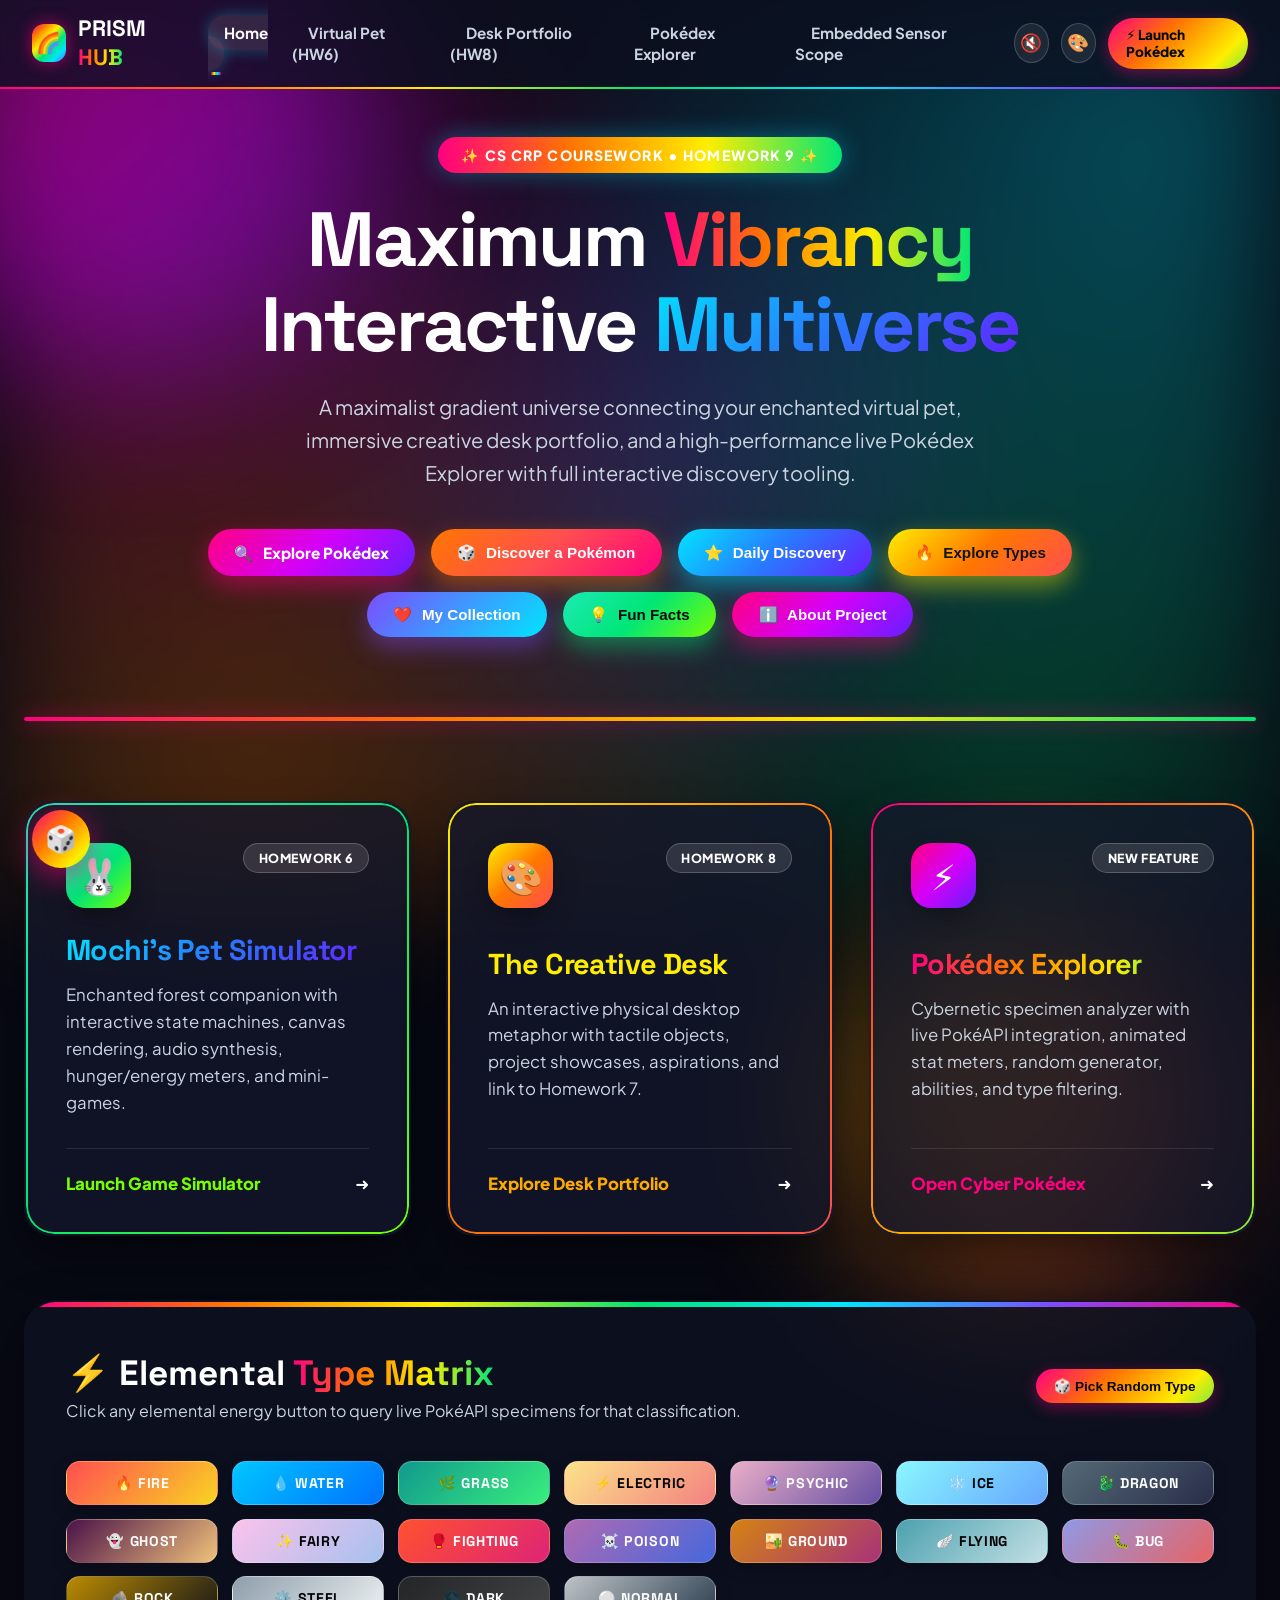
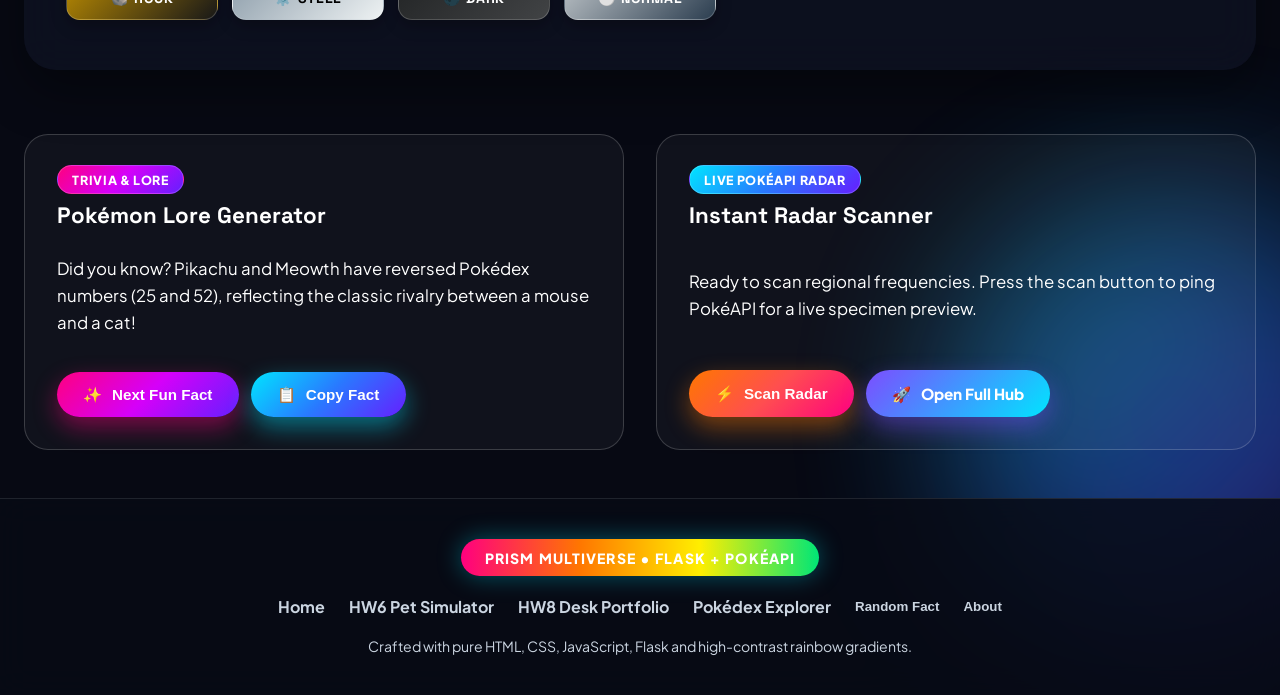
<file: index.html>
<!DOCTYPE html>
<html lang="en">
<head>
  <meta charset="UTF-8">
  <meta http-equiv="refresh" content="0; url=home/index.html">
  <meta name="viewport" content="width=device-width, initial-scale=1.0">
  <title>CS CRP Homework 9 Portal</title>
  <style>
    body {
      background: linear-gradient(135deg, #ff007f, #7928ca, #0070f3, #00dfd8);
      background-size: 300% 300%;
      animation: shiftGrad 6s ease infinite;
      color: white;
      font-family: 'Segoe UI', Tahoma, Geneva, Verdana, sans-serif;
      display: flex;
      flex-direction: column;
      align-items: center;
      justify-content: center;
      min-height: 100vh;
      margin: 0;
      text-align: center;
    }
    @keyframes shiftGrad {
      0% { background-position: 0% 50%; }
      50% { background-position: 100% 50%; }
      100% { background-position: 0% 50%; }
    }
    .card {
      background: rgba(255, 255, 255, 0.2);
      backdrop-filter: blur(16px);
      -webkit-backdrop-filter: blur(16px);
      border: 2px solid rgba(255, 255, 255, 0.4);
      padding: 2.5rem;
      border-radius: 24px;
      box-shadow: 0 20px 50px rgba(0, 0, 0, 0.3);
      max-width: 480px;
    }
    a.btn {
      display: inline-block;
      margin-top: 1.5rem;
      padding: 0.9rem 2rem;
      background: linear-gradient(90deg, #ff007f, #ff7b00, #ffdd00);
      color: #000;
      font-weight: 800;
      border-radius: 50px;
      text-decoration: none;
      box-shadow: 0 10px 25px rgba(255, 123, 0, 0.4);
      transition: transform 0.2s;
    }
    a.btn:hover {
      transform: scale(1.05);
    }
  </style>
</head>
<body>
  <div class="card">
    <h1>🌈 CS CRP Homework 9</h1>
    <p>Opening the Interactive Project Hub...</p>
    <a href="home/index.html" class="btn">Enter Rainbow Hub ⚡</a>
  </div>
</body>
</html>
</file>
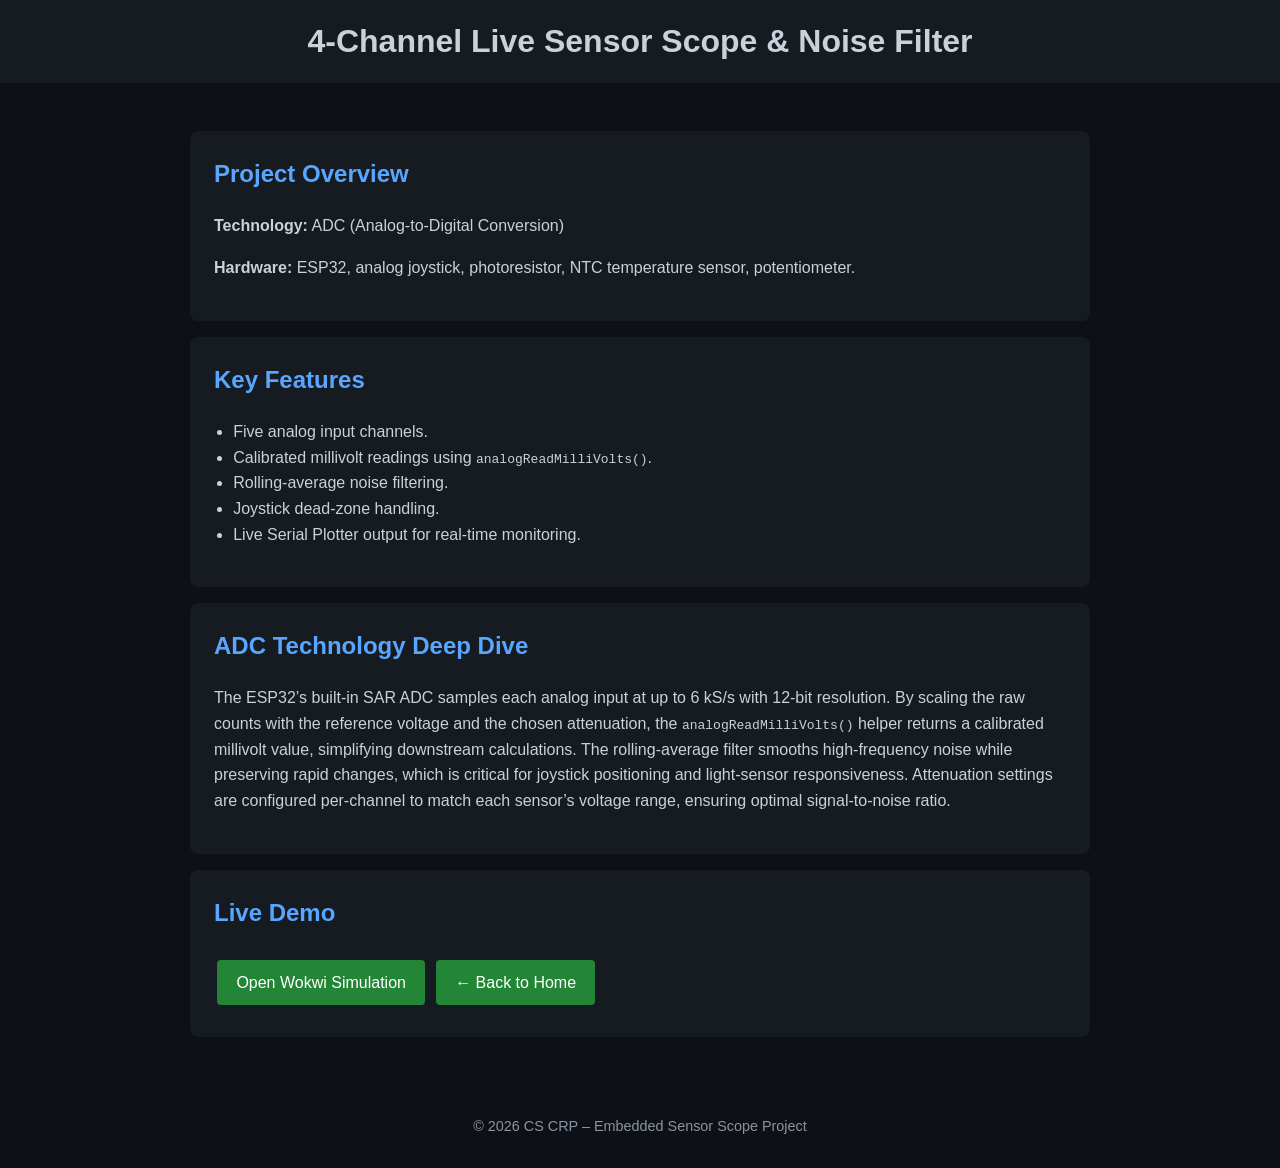
<file: embedded/index.html>
<!DOCTYPE html>
<html lang="en">
<head>
    <meta charset="UTF-8" />
    <meta name="viewport" content="width=device-width, initial-scale=1.0" />
    <title>4-Channel Live Sensor Scope and Noise Filter</title>
    <style>
        body {
            margin: 0;
            font-family: Arial, Helvetica, sans-serif;
            background-color: #0d1117; /* GitHub dark */
            color: #c9d1d9;
            line-height: 1.6;
        }
        header {
            background: #161b22;
            padding: 1rem;
            text-align: center;
        }
        h1 { margin: 0; font-size: 2rem; }
        main { padding: 2rem; max-width: 900px; margin: auto; }
        .section {
            background: #161b22;
            margin: 1rem 0;
            padding: 1.5rem;
            border-radius: 8px;
        }
        .section h2 { margin-top: 0; color: #58a6ff; }
        ul { padding-left: 1.2rem; }
        a.button {
            display: inline-block;
            margin: 0.5rem 0.2rem;
            padding: 0.6rem 1.2rem;
            background: #238636;
            color: #fff;
            text-decoration: none;
            border-radius: 4px;
            transition: background 0.2s;
        }
        a.button:hover { background: #2ea043; }
        footer {
            text-align: center;
            padding: 1rem;
            font-size: 0.9rem;
            color: #8b949e;
        }
    </style>
</head>
<body>
    <header>
        <h1>4-Channel Live Sensor Scope &amp; Noise Filter</h1>
    </header>
    <main>
        <section class="section">
            <h2>Project Overview</h2>
            <p><strong>Technology:</strong> ADC (Analog‑to‑Digital Conversion)</p>
            <p><strong>Hardware:</strong> ESP32, analog joystick, photoresistor, NTC temperature sensor, potentiometer.</p>
        </section>
        <section class="section">
            <h2>Key Features</h2>
            <ul>
                <li>Five analog input channels.</li>
                <li>Calibrated millivolt readings using <code>analogReadMilliVolts()</code>.</li>
                <li>Rolling‑average noise filtering.</li>
                <li>Joystick dead‑zone handling.</li>
                <li>Live Serial Plotter output for real‑time monitoring.</li>
            </ul>
        </section>
        <section class="section">
            <h2>ADC Technology Deep Dive</h2>
            <p>The ESP32’s built‑in SAR ADC samples each analog input at up to 6 kS/s with 12‑bit resolution. By scaling the raw counts with the reference voltage and the chosen attenuation, the <code>analogReadMilliVolts()</code> helper returns a calibrated millivolt value, simplifying downstream calculations. The rolling‑average filter smooths high‑frequency noise while preserving rapid changes, which is critical for joystick positioning and light‑sensor responsiveness. Attenuation settings are configured per‑channel to match each sensor’s voltage range, ensuring optimal signal‑to‑noise ratio.</p>
        </section>
        <section class="section">
            <h2>Live Demo</h2>
            <a class="button" href="https://wokwi.com/projects/481598902226788353" target="_blank" rel="noopener">Open Wokwi Simulation</a>
            <a class="button" href="/home/">← Back to Home</a>
        </section>
        <!-- Proof screenshot placeholder (none found) -->
    </main>
    <footer>
        <p>© 2026 CS CRP – Embedded Sensor Scope Project</p>
    </footer>
</body>
</html>
</file>
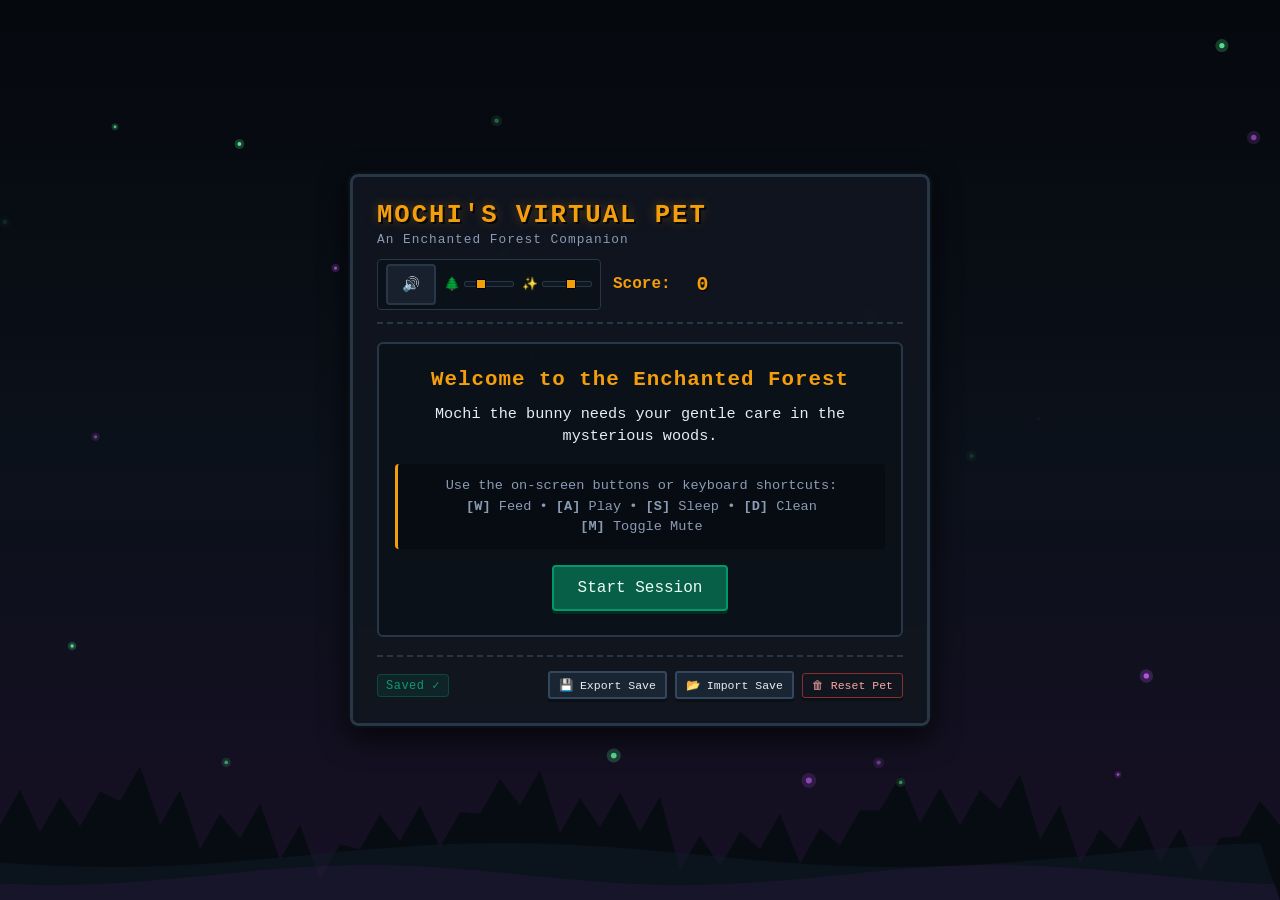
<file: game/index.html>
<!DOCTYPE html>
<html lang="en">
<head>
  <meta charset="UTF-8">
  <meta name="viewport" content="width=device-width, initial-scale=1.0">
  <title>Mochi's Virtual Pet</title>
  <link rel="stylesheet" href="style.css">
</head>
<body class="state-start">
  <!-- Animated Background Canvas -->
  <canvas id="bg-canvas"></canvas>

  <main id="game-container">
    <header id="game-header">
      <div id="header-top-row">
        <div>
          <h1 id="game-title">Mochi's Virtual Pet</h1>
          <p id="game-subtitle">An Enchanted Forest Companion</p>
        </div>

        <!-- Top-Right Audio Controls & Score Panel -->
        <div id="top-controls-panel">
          <div id="audio-controls" aria-label="Audio controls">
            <button id="btn-mute" class="btn btn-icon" type="button" title="Toggle Master Mute (M)">
              <span id="mute-icon">🔊</span>
            </button>
            <div class="slider-group" title="Ambience Volume">
              <label for="slider-ambience" class="slider-label">🌲</label>
              <input type="range" id="slider-ambience" min="0" max="1" step="0.05" value="0.3" class="pixel-slider">
            </div>
            <div class="slider-group" title="SFX Volume">
              <label for="slider-sfx" class="slider-label">✨</label>
              <input type="range" id="slider-sfx" min="0" max="1" step="0.05" value="0.6" class="pixel-slider">
            </div>
          </div>
          <div id="score-panel">
            <span class="score-label">Score:</span>
            <span id="score-value">0</span>
          </div>
        </div>
      </div>
    </header>

    <!-- Start Overlay / Screen -->
    <section id="start-screen" class="state-view">
      <div class="screen-card">
        <h2>Welcome to the Enchanted Forest</h2>
        <p>Mochi the bunny needs your gentle care in the mysterious woods.</p>
        <p class="controls-overview">
          Use the on-screen buttons or keyboard shortcuts:<br>
          <strong>[W]</strong> Feed &bull; <strong>[A]</strong> Play &bull; <strong>[S]</strong> Sleep &bull; <strong>[D]</strong> Clean<br>
          <strong>[M]</strong> Toggle Mute
        </p>
        <button id="btn-start" class="btn btn-primary" type="button">Start Session</button>
      </div>
    </section>

    <!-- Active Game Layout -->
    <section id="game-arena" class="state-view">
      <!-- Stage 4: Away Time Return Notification Toast -->
      <div id="away-notification" class="away-toast" style="display:none;" role="status">
        <span id="away-text"></span>
        <button id="btn-dismiss-away" class="btn-toast-close" type="button" aria-label="Dismiss">✕</button>
      </div>

      <!-- Avatar & Expression Section with Pixel Canvas & Particles -->
      <div id="avatar-section">
        <div id="mochi-avatar-container">
          <!-- 32x32 Virtual Pixel Canvas scaled crisply -->
          <canvas id="mochi-canvas" width="32" height="32" aria-label="Mochi the pixel bunny"></canvas>
          <!-- Floating Action Particles Canvas Overlay -->
          <canvas id="particle-canvas" width="160" height="160" aria-hidden="true"></canvas>
        </div>
        <div id="expression-display">
          <span id="expression-icon">😊</span>
          <span id="expression-text">Mochi is happy!</span>
        </div>
        <div id="status-message-display">
          <p id="status-message">Mochi is happy and healthy!</p>
        </div>
      </div>

      <!-- Status Bars Section -->
      <div id="bars-section">
        <!-- Derived Health Bar -->
        <div class="bar-group health-group">
          <div class="bar-header">
            <span class="bar-title"><span class="bar-icon">❤</span> Health</span>
            <span id="health-value" class="bar-value">100 / 100</span>
          </div>
          <div id="health-bar" class="bar-container">
            <div class="bar-fill bar-healthy"></div>
          </div>
        </div>

        <!-- 4 Primary Needs -->
        <div class="bar-group">
          <div class="bar-header">
            <span class="bar-title">Hunger</span>
            <span id="hunger-value" class="bar-value">100 / 100</span>
          </div>
          <div id="hunger-bar" class="bar-container">
            <div class="bar-fill bar-healthy"></div>
          </div>
        </div>

        <div class="bar-group">
          <div class="bar-header">
            <span class="bar-title">Happiness</span>
            <span id="happiness-value" class="bar-value">100 / 100</span>
          </div>
          <div id="happiness-bar" class="bar-container">
            <div class="bar-fill bar-healthy"></div>
          </div>
        </div>

        <div class="bar-group">
          <div class="bar-header">
            <span class="bar-title">Energy</span>
            <span id="energy-value" class="bar-value">100 / 100</span>
          </div>
          <div id="energy-bar" class="bar-container">
            <div class="bar-fill bar-healthy"></div>
          </div>
        </div>

        <div class="bar-group">
          <div class="bar-header">
            <span class="bar-title">Cleanliness</span>
            <span id="cleanliness-value" class="bar-value">100 / 100</span>
          </div>
          <div id="cleanliness-bar" class="bar-container">
            <div class="bar-fill bar-healthy"></div>
          </div>
        </div>
      </div>

      <!-- Care Action Buttons -->
      <div id="actions-section">
        <button id="btn-feed" class="btn btn-action" type="button" data-action="feed">
          <span class="btn-label">Feed</span>
          <span class="btn-key">[W]</span>
        </button>
        <button id="btn-play" class="btn btn-action" type="button" data-action="play">
          <span class="btn-label">Play</span>
          <span class="btn-key">[A]</span>
        </button>
        <button id="btn-sleep" class="btn btn-action" type="button" data-action="sleep">
          <span class="btn-label">Sleep</span>
          <span class="btn-key">[S]</span>
        </button>
        <button id="btn-clean" class="btn btn-action" type="button" data-action="clean">
          <span class="btn-label">Clean</span>
          <span class="btn-key">[D]</span>
        </button>
      </div>

      <!-- Wardrobe & Toys Collapsible Drawer -->
      <div id="customization-section">
        <button id="btn-toggle-wardrobe" class="btn btn-toggle" type="button" aria-expanded="false">
          ▼ Wardrobe & Toys
        </button>
        <div id="wardrobe-drawer" class="drawer-closed">
          <div class="drawer-column">
            <h4>Outfits & Hats</h4>
            <div id="clothing-options" class="options-grid"></div>
          </div>
          <div class="drawer-column">
            <h4>Toys</h4>
            <div id="toy-options" class="options-grid"></div>
          </div>
        </div>
      </div>

      <!-- Active Game State Controls -->
      <div id="state-controls-section">
        <button id="btn-pause" class="btn btn-secondary" type="button">Pause</button>
        <button id="btn-resume" class="btn btn-secondary" type="button">Resume</button>
        <button id="btn-end" class="btn btn-danger" type="button">End Session</button>
      </div>

      <!-- Paused Indicator / Overlay -->
      <div id="paused-overlay" aria-live="polite">
        <div class="overlay-card">
          <h2>Game Paused</h2>
          <p>Needs and care actions are frozen.</p>
        </div>
      </div>
    </section>

    <!-- Ended Screen -->
    <section id="ended-screen" class="state-view">
      <div class="screen-card">
        <h2>Session Ended</h2>
        <p>You spent quiet time with Mochi in the enchanted forest.</p>
        <div class="final-score-box">
          <span class="final-score-label">Final Score:</span>
          <span id="final-score-value">0</span>
        </div>
        <button id="btn-restart" class="btn btn-primary" type="button">Restart</button>
      </div>
    </section>

    <!-- Stage 4: Data & Storage Management Footer -->
    <footer id="data-management-section">
      <div id="save-status-container">
        <span id="save-status-indicator" class="save-status-badge">Saved ✓</span>
      </div>
      <div id="data-buttons-group">
        <button id="btn-export-save" class="btn btn-secondary btn-sm" type="button" title="Export pet backup JSON">
          💾 Export Save
        </button>
        <button id="btn-import-save" class="btn btn-secondary btn-sm" type="button" title="Import pet backup JSON">
          📂 Import Save
        </button>
        <input type="file" id="file-import" accept=".json" style="display: none;">
        <button id="btn-reset-data" class="btn btn-danger-outline btn-sm" type="button" title="Reset all pet data">
          🗑 Reset Pet
        </button>
      </div>
    </footer>
  </main>

  <script src="script.js"></script>
</body>
</html>
</file>
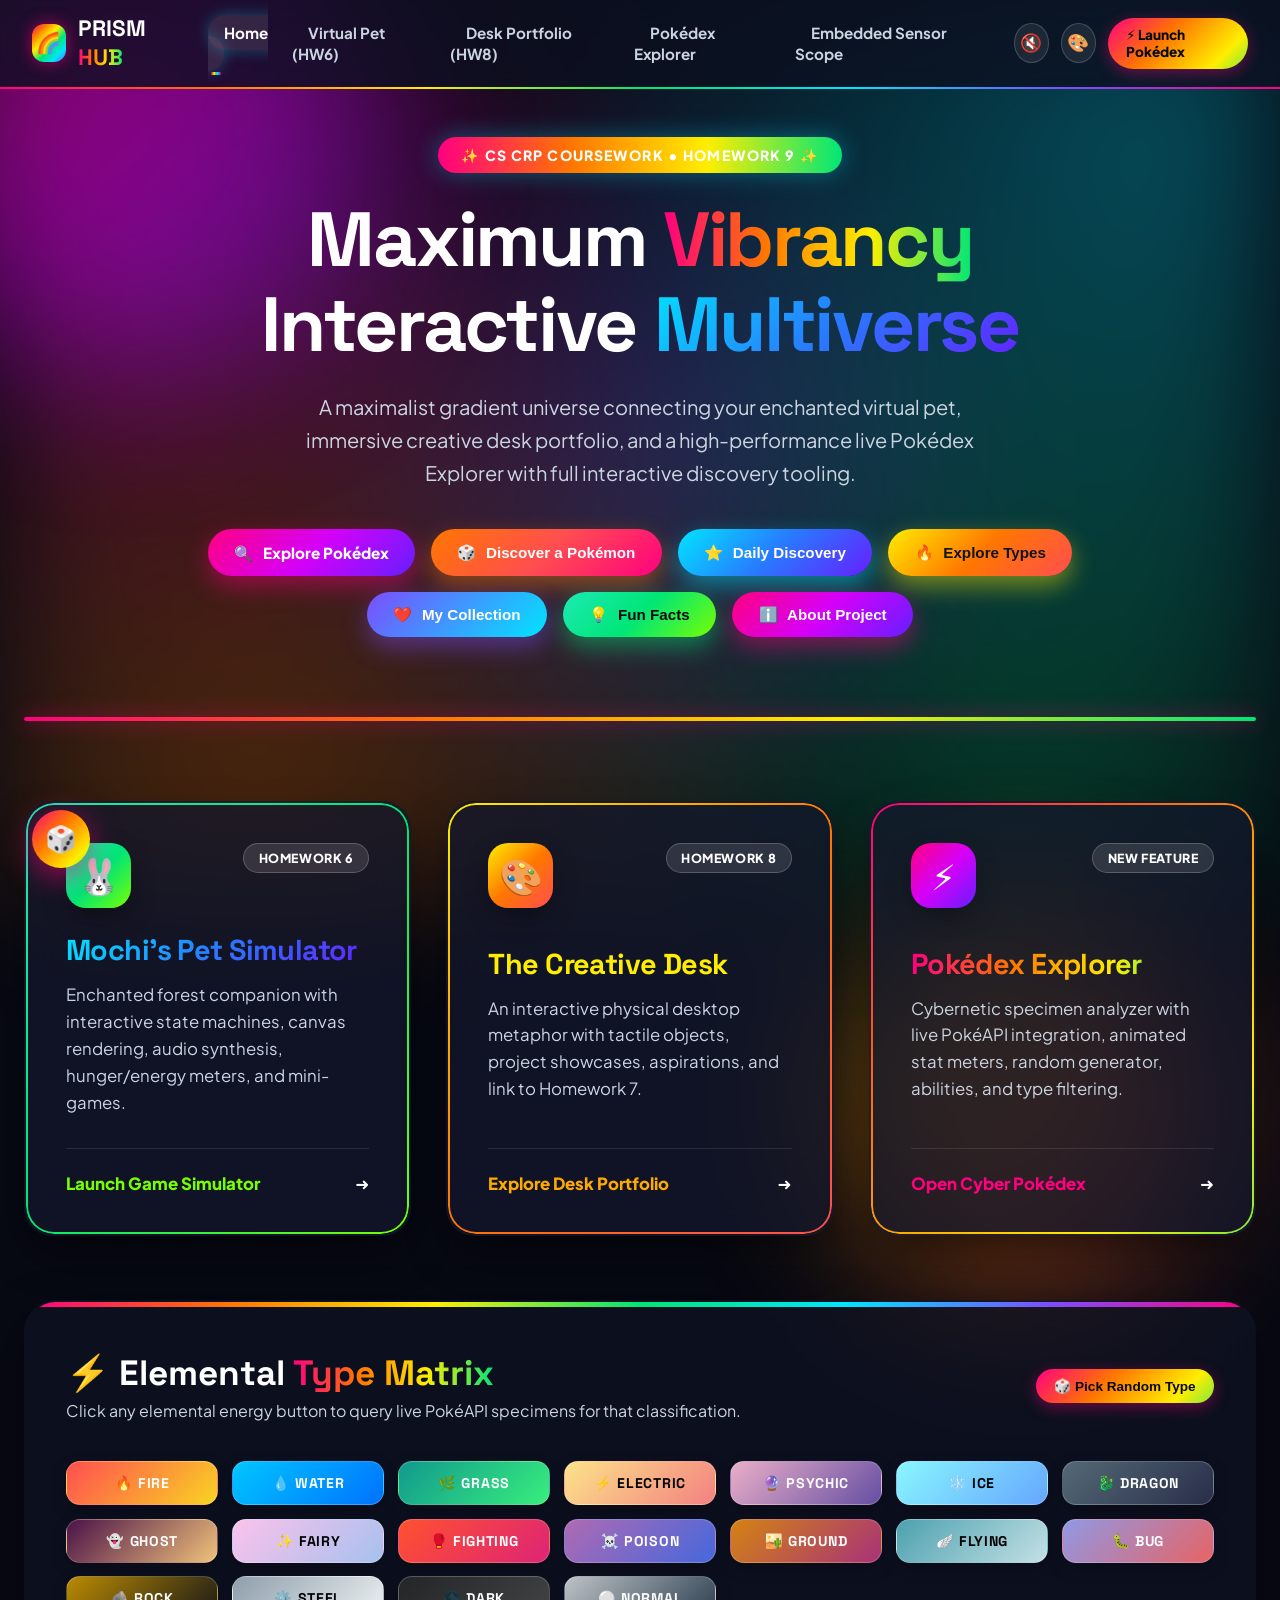
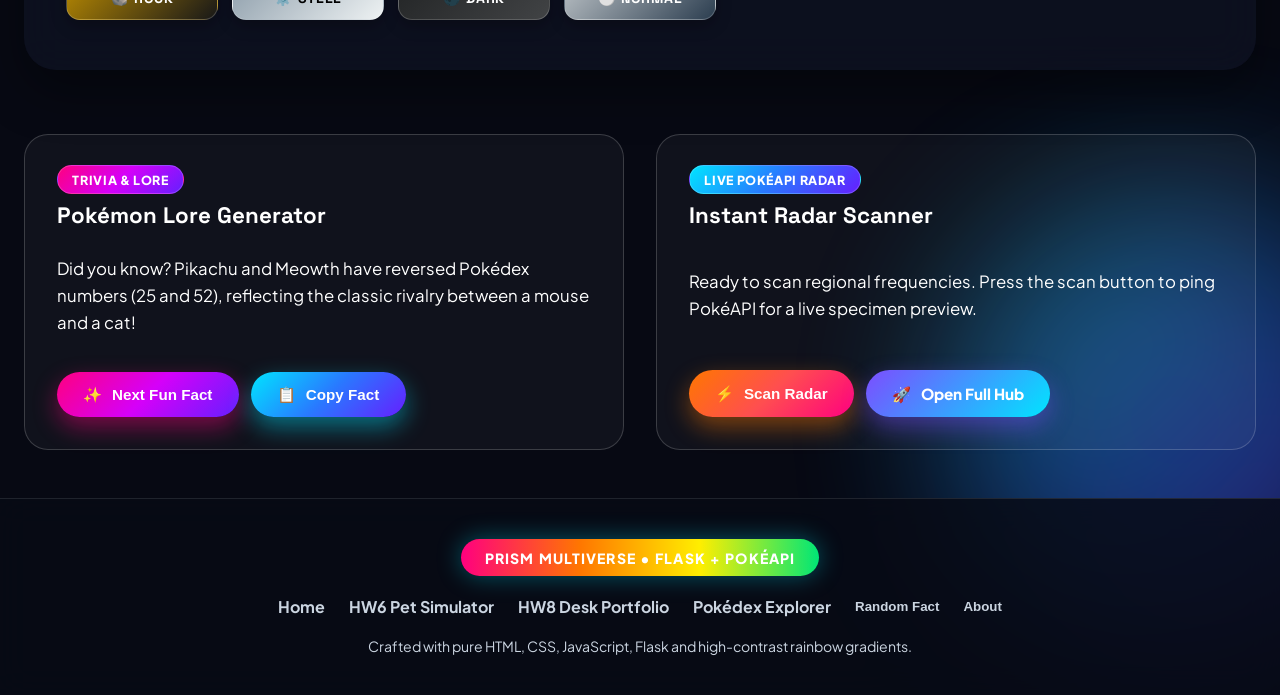
<file: home/index.html>
<!DOCTYPE html>
<html lang="en">
<head>
  <meta charset="UTF-8">
  <meta name="viewport" content="width=device-width, initial-scale=1.0">
  <title>CS CRP Rainbow Hub | Homework 9</title>
  <link rel="stylesheet" href="style.css">
  <link rel="preconnect" href="https://fonts.googleapis.com">
  <link rel="preconnect" href="https://fonts.gstatic.com" crossorigin>
  <link href="https://fonts.googleapis.com/css2?family=Plus+Jakarta+Sans:wght@400;600;700;800&family=Space+Grotesk:wght@600;700;800&display=swap" rel="stylesheet">
</head>
<body>
  <!-- Animated Mesh Background & Floating Gradient Blobs -->
  <div class="mesh-bg"></div>
  <div class="blob blob-1"></div>
  <div class="blob blob-2"></div>
  <div class="blob blob-3"></div>

  <!-- Top Sticky Navigation Bar -->
  <nav class="top-navbar">
    <a href="index.html" class="brand-logo">
      <div class="logo-symbol">🌈</div>
      <span>PRISM <span class="text-gradient-rainbow">HUB</span></span>
    </a>

    <ul class="nav-links">
      <li><a href="index.html" class="nav-link active">Home</a></li>
      <li><a href="../game/index.html" class="nav-link">Virtual Pet (HW6)</a></li>
      <li><a href="../portfolio/index.html" class="nav-link">Desk Portfolio (HW8)</a></li>
      <li><a href="../api/index.html" class="nav-link">Pokédex Explorer</a></li>
    <li><a href="../embedded/index.html" class="nav-link">Embedded Sensor Scope</a></li>
    </ul>

    <div class="nav-actions">
      <button type="button" class="icon-btn" id="sound-toggle-btn" title="Toggle Sound Synth">🔇</button>
      <button type="button" class="icon-btn" id="palette-shuffle-btn" title="Shuffle Theme Gradients">🎨</button>
      <a href="../api/index.html" class="btn-rainbow-sm">⚡ Launch Pokédex</a>
    </div>
  </nav>

  <div class="page-container">
    <!-- Hero Section -->
    <header class="hero">
      <div class="rainbow-badge">
        <span>✨ CS CRP Coursework • Homework 9 ✨</span>
      </div>
      <h1 class="hero-title">
        Maximum <span class="text-gradient-rainbow">Vibrancy</span> Interactive <span class="text-gradient-cyan">Multiverse</span>
      </h1>
      <p class="hero-subtitle">
        A maximalist gradient universe connecting your enchanted virtual pet, immersive creative desk portfolio, and a high-performance live Pokédex Explorer with full interactive discovery tooling.
      </p>

      <!-- Primary Interactive Action Buttons Strip -->
      <div class="action-bar-strip">
        <a href="../api/index.html" class="action-btn btn-grad-1" id="btn-explore-pokedex">
          <span>🔍</span> Explore Pokédex
        </a>
        <button type="button" class="action-btn btn-grad-2" id="btn-quick-discover">
          <span>🎲</span> Discover a Pokémon
        </button>
        <button type="button" class="action-btn btn-grad-3" id="btn-daily-discovery">
          <span>⭐</span> Daily Discovery
        </button>
        <button type="button" class="action-btn btn-grad-4" id="btn-explore-types">
          <span>🔥</span> Explore Types
        </button>
        <button type="button" class="action-btn btn-grad-5" id="btn-open-collection">
          <span>❤️</span> My Collection
        </button>
        <button type="button" class="action-btn btn-grad-6" id="btn-fun-facts">
          <span>💡</span> Fun Facts
        </button>
        <button type="button" class="action-btn btn-grad-1" id="btn-about-project">
          <span>ℹ️</span> About Project
        </button>
      </div>
    </header>

    <div class="rainbow-divider"></div>

    <!-- Core 3 Projects Grid -->
    <main class="core-grid">
      <!-- 1. Virtual Pet Simulator (HW6) -->
      <a href="../game/index.html" class="rainbow-card card-game" id="card-game-link">
        <div class="card-top">
          <div class="card-icon-pill">🐰</div>
          <span class="card-badge">Homework 6</span>
        </div>
        <div class="card-body">
          <h3 class="text-gradient-cyan">Mochi's Pet Simulator</h3>
          <p>
            Enchanted forest companion with interactive state machines, canvas rendering, audio synthesis, hunger/energy meters, and mini-games.
          </p>
        </div>
        <div class="card-footer">
          <span style="color: #76ff03;">Launch Game Simulator</span>
          <span>➜</span>
        </div>
      </a>

      <!-- 2. Creative Desk Portfolio (HW8) -->
      <a href="../portfolio/index.html" class="rainbow-card card-portfolio" id="card-portfolio-link">
        <div class="card-top">
          <div class="card-icon-pill">🎨</div>
          <span class="card-badge">Homework 8</span>
        </div>
        <div class="card-body">
          <h3 style="color: #ffee00;">The Creative Desk</h3>
          <p>
            An interactive physical desktop metaphor with tactile objects, project showcases, aspirations, and link to Homework 7.
          </p>
        </div>
        <div class="card-footer">
          <span style="color: #ffaa00;">Explore Desk Portfolio</span>
          <span>➜</span>
        </div>
      </a>

      <!-- 3. Cyber Pokédex Explorer -->
      <a href="../api/index.html" class="rainbow-card card-api" id="card-api-link">
        <div class="card-top">
          <div class="card-icon-pill">⚡</div>
          <span class="card-badge">New Feature</span>
        </div>
        <div class="card-body">
          <h3 class="text-gradient-rainbow">Pokédex Explorer</h3>
          <p>
            Cybernetic specimen analyzer with live PokéAPI integration, animated stat meters, random generator, abilities, and type filtering.
          </p>
        </div>
        <div class="card-footer">
          <span style="color: #ff007f;">Open Cyber Pokédex</span>
          <span>➜</span>
        </div>
      </a>
    </main>

    <!-- Interactive Section: Type Explorer Quick Launch -->
    <section class="showcase-section" id="section-type-explorer">
      <div class="section-head">
        <div>
          <h2>⚡ Elemental <span class="text-gradient-rainbow">Type Matrix</span></h2>
          <p class="section-subtitle">Click any elemental energy button to query live PokéAPI specimens for that classification.</p>
        </div>
        <button type="button" class="btn-rainbow-sm" id="btn-random-type">🎲 Pick Random Type</button>
      </div>

      <div class="types-btn-grid" id="home-types-grid">
        <!-- 18 elemental buttons generated or styled -->
        <button type="button" class="type-pill-btn" data-type="fire" style="background: linear-gradient(135deg, #ff4e50, #f9d423);">🔥 Fire</button>
        <button type="button" class="type-pill-btn" data-type="water" style="background: linear-gradient(135deg, #00c6ff, #0072ff);">💧 Water</button>
        <button type="button" class="type-pill-btn" data-type="grass" style="background: linear-gradient(135deg, #11998e, #38ef7d);">🌿 Grass</button>
        <button type="button" class="type-pill-btn" data-type="electric" style="background: linear-gradient(135deg, #fce38a, #f38181); color: #000;">⚡ Electric</button>
        <button type="button" class="type-pill-btn" data-type="psychic" style="background: linear-gradient(135deg, #eaafc8, #654ea3);">🔮 Psychic</button>
        <button type="button" class="type-pill-btn" data-type="ice" style="background: linear-gradient(135deg, #89f7fe, #66a6ff); color: #000;">❄️ Ice</button>
        <button type="button" class="type-pill-btn" data-type="dragon" style="background: linear-gradient(135deg, #536976, #292E49);">🐉 Dragon</button>
        <button type="button" class="type-pill-btn" data-type="ghost" style="background: linear-gradient(135deg, #4b1248, #f0c27b);">👻 Ghost</button>
        <button type="button" class="type-pill-btn" data-type="fairy" style="background: linear-gradient(135deg, #fbc2eb, #a6c1ee); color: #000;">✨ Fairy</button>
        <button type="button" class="type-pill-btn" data-type="fighting" style="background: linear-gradient(135deg, #ff512f, #dd2476);">🥊 Fighting</button>
        <button type="button" class="type-pill-btn" data-type="poison" style="background: linear-gradient(135deg, #b06ab3, #4568dc);">☠️ Poison</button>
        <button type="button" class="type-pill-btn" data-type="ground" style="background: linear-gradient(135deg, #d38312, #a83279);">🏜️ Ground</button>
        <button type="button" class="type-pill-btn" data-type="flying" style="background: linear-gradient(135deg, #4ca1af, #c4e0e5); color: #000;">🪽 Flying</button>
        <button type="button" class="type-pill-btn" data-type="bug" style="background: linear-gradient(135deg, #9198e5, #e66465);">🐛 Bug</button>
        <button type="button" class="type-pill-btn" data-type="rock" style="background: linear-gradient(135deg, #ba8b02, #181818);">🪨 Rock</button>
        <button type="button" class="type-pill-btn" data-type="steel" style="background: linear-gradient(135deg, #8e9eab, #eef2f3); color: #000;">⚙️ Steel</button>
        <button type="button" class="type-pill-btn" data-type="dark" style="background: linear-gradient(135deg, #232526, #414345);">🌑 Dark</button>
        <button type="button" class="type-pill-btn" data-type="normal" style="background: linear-gradient(135deg, #bdc3c7, #2c3e50);">⚪ Normal</button>
      </div>
    </section>

    <!-- Interactive Mini-Tools: Fun Facts & Daily Discovery -->
    <div class="interactive-dock">
      <!-- Fun Facts Dock -->
      <div class="dock-card">
        <div>
          <span class="card-badge" style="background: var(--grad-pink-purple);">Trivia & Lore</span>
          <h4 style="margin-top: 0.8rem;">Pokémon Lore Generator</h4>
          <div class="dock-content" id="trivia-text-box">
            Did you know? Pikachu and Meowth have reversed Pokédex numbers (25 and 52), reflecting the classic rivalry between a mouse and a cat!
          </div>
        </div>
        <div class="dock-actions">
          <button type="button" class="action-btn btn-grad-1" id="btn-next-trivia">
            <span>✨</span> Next Fun Fact
          </button>
          <button type="button" class="action-btn btn-grad-3" id="btn-copy-trivia">
            <span>📋</span> Copy Fact
          </button>
        </div>
      </div>

      <!-- Quick Discovery Dock -->
      <div class="dock-card">
        <div>
          <span class="card-badge" style="background: var(--grad-cyan-blue);">Live PokéAPI Radar</span>
          <h4 style="margin-top: 0.8rem;">Instant Radar Scanner</h4>
          <div class="dock-content" id="radar-specimen-box">
            Ready to scan regional frequencies. Press the scan button to ping PokéAPI for a live specimen preview.
          </div>
        </div>
        <div class="dock-actions">
          <button type="button" class="action-btn btn-grad-2" id="btn-dock-scan">
            <span>⚡</span> Scan Radar
          </button>
          <a href="../api/index.html" class="action-btn btn-grad-5" id="btn-dock-goto-api">
            <span>🚀</span> Open Full Hub
          </a>
        </div>
      </div>
    </div>
  </div>

  <!-- Interactive Modals -->
  <!-- 1. Universal Specimen Detail Modal -->
  <div class="modal-overlay" id="modal-specimen">
    <div class="modal-box">
      <button type="button" class="modal-close-btn" data-close-modal>✕</button>
      <div id="modal-specimen-body">
        <h2 id="modal-specimen-title" class="text-gradient-rainbow">Loading Specimen...</h2>
        <div id="modal-specimen-content" style="margin-top: 1.5rem; text-align: center;">
          <p>Interfacing with PokéAPI neural streams...</p>
        </div>
      </div>
    </div>
  </div>

  <!-- 2. About Project Modal -->
  <div class="modal-overlay" id="modal-about">
    <div class="modal-box">
      <button type="button" class="modal-close-btn" data-close-modal>✕</button>
      <h2 class="text-gradient-rainbow">About CS CRP Homework 9</h2>
      <div style="margin-top: 1.5rem; line-height: 1.7; color: var(--text-muted);">
        <p>This project is a <strong>Full-Stack Python Flask</strong> unified coursework hub that brings together:</p>
        <ul style="margin: 1rem 0 1rem 1.5rem; color: #fff;">
          <li><strong>Homework 6</strong>: Mochi's Virtual Pet Simulator with canvas animations and state decay.</li>
          <li><strong>Homework 8</strong>: The Creative Desk interactive spatial portfolio.</li>
          <li><strong>Pokédex Explorer</strong>: A cybernetic, gradient-rich PokéAPI discovery engine.</li>
        <li><a href="../embedded/index.html" class="nav-link">Embedded Sensor Scope</a></li>
    </ul>
        <p>Built with vanilla JavaScript, modern responsive CSS, and deployed with Gunicorn on Render Free.</p>
        <div style="margin-top: 1.5rem; display: flex; gap: 0.75rem;">
          <a href="../api/index.html" class="action-btn btn-grad-1">Explore Pokédex</a>
          <button type="button" class="action-btn btn-grad-3" data-close-modal>Close Window</button>
        </div>
      </div>
    </div>
  </div>

  <!-- 3. My Collection Modal -->
  <div class="modal-overlay" id="modal-collection">
    <div class="modal-box">
      <button type="button" class="modal-close-btn" data-close-modal>✕</button>
      <div style="display: flex; justify-content: space-between; align-items: center;">
        <h2 class="text-gradient-pink">⭐ Saved Pokémon Collection</h2>
        <button type="button" class="btn-rainbow-sm" id="btn-clear-collection">Clear All</button>
      </div>
      <div id="collection-list-container" style="margin-top: 1.5rem;">
        <p style="color: var(--text-muted);">No Pokémon saved yet. Open the Pokédex and press the heart icon to add favorites!</p>
      </div>
    </div>
  </div>

  <!-- Toast Notification Container -->
  <div class="toast-container" id="toast-container"></div>

  <!-- Floating Action Button for Instant Discovery -->
  <div class="fab-container">
    <button type="button" class="fab-main" id="fab-random-trigger" title="Instant Surprise Discovery!">🎲</button>
  </div>

  <!-- Main Footer -->
  <footer class="main-footer">
    <div class="footer-content">
      <div class="rainbow-badge">
        <span>Prism Multiverse • Flask + PokéAPI</span>
      </div>
      <div class="footer-nav">
        <a href="index.html" class="footer-link">Home</a>
        <a href="../game/index.html" class="footer-link">HW6 Pet Simulator</a>
        <a href="../portfolio/index.html" class="footer-link">HW8 Desk Portfolio</a>
        <a href="../api/index.html" class="footer-link">Pokédex Explorer</a>
        <button type="button" id="footer-fact-btn" class="footer-link" style="background: none; border: none; cursor: pointer;">Random Fact</button>
        <button type="button" id="footer-about-btn" class="footer-link" style="background: none; border: none; cursor: pointer;">About</button>
      </div>
      <p style="color: var(--text-muted); font-size: 0.88rem;">
        Crafted with pure HTML, CSS, JavaScript, Flask and high-contrast rainbow gradients.
      </p>
    </div>
  </footer>

  <script src="script.js"></script>
</body>
</html>
</file>
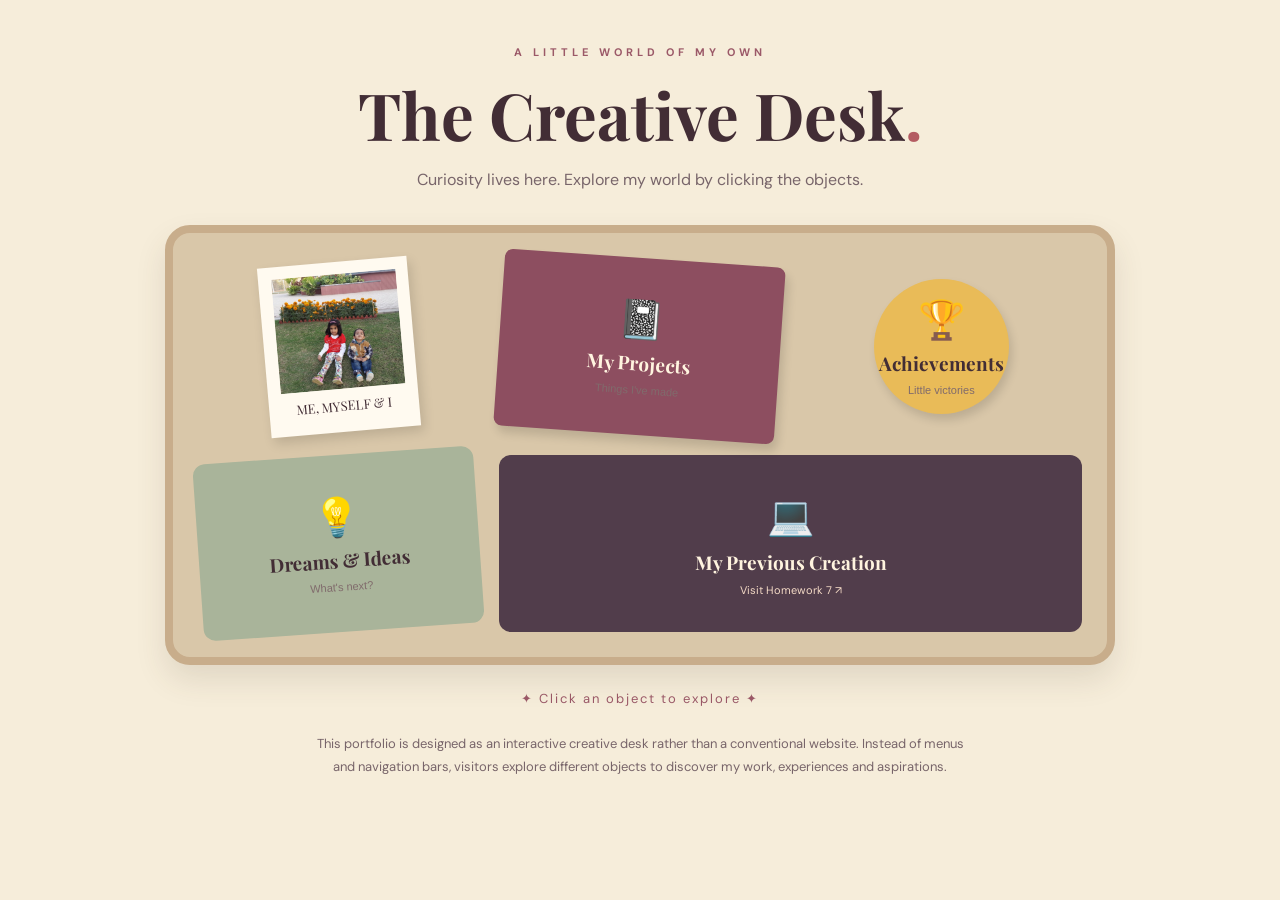
<file: portfolio/index.html>
<!DOCTYPE html>
<html lang="en">
<head>
  <meta charset="UTF-8">
  <meta name="viewport" content="width=device-width, initial-scale=1.0">
  <title>The Creative Desk | My Portfolio</title>
  <link rel="stylesheet" href="style.css">
  <link href="https://fonts.googleapis.com/css2?family=DM+Sans:wght@400;500;700&family=Playfair+Display:wght@600;700&display=swap" rel="stylesheet">
</head>
<body>

  <main class="desk">
    <div class="intro">
      <p class="eyebrow">A LITTLE WORLD OF MY OWN</p>
      <h1>The Creative Desk<span>.</span></h1>
      <p>Curiosity lives here. Explore my world by clicking the objects.</p>
    </div>

    <div class="workspace">

      <button class="object polaroid" onclick="openPage('about')">
        <div class="photo">
          <img src="assets/profile.jpg" alt="My photograph">
        </div>
        <span>ME, MYSELF & I</span>
      </button>

      <button class="object notebook" onclick="openPage('projects')">
        <span class="emoji">📓</span>
        <strong>My Projects</strong>
        <small>Things I've made</small>
      </button>

      <button class="object trophy" onclick="openPage('achievements')">
        <span class="emoji">🏆</span>
        <strong>Achievements</strong>
        <small>Little victories</small>
      </button>

      <button class="object bulb" onclick="openPage('dreams')">
        <span class="emoji">💡</span>
        <strong>Dreams & Ideas</strong>
        <small>What's next?</small>
      </button>

      <a class="object laptop" href="https://anabiaobaid-cmd.github.io/Heuser-CS_CRP-Homework_6/" target="_blank">
        <span class="emoji">💻</span>
        <strong>My Previous Creation</strong>
        <small>Visit Homework 7 ↗</small>
      </a>

    </div>

    <p class="instruction">✦ Click an object to explore ✦</p>
    <p class="concept">
      This portfolio is designed as an interactive creative desk rather
      than a conventional website. Instead of menus and navigation bars,
      visitors explore different objects to discover my work, experiences
      and aspirations.
    </p>
  </main>

  <div class="overlay" id="overlay">
    <div class="popup">
      <button class="close" onclick="closePage()">✕</button>
      <div id="popup-content"></div>
    </div>
  </div>

  <script src="script.js"></script>
</body>
</html>
</file>
<file: game/style.css>
/* ==========================================================
   Mochi's Virtual Pet — Stage 3: Sensory Feedback Stylesheet
   Theme: Retro Pixel Art + Dark Fantasy Enchanted Forest
   ========================================================== */

/* Root Variables */
:root {
  --bg-dark: #070a0f;
  --panel-bg: rgba(16, 22, 31, 0.94);
  --panel-border: #283747;
  --panel-border-glow: #3d566e;
  --panel-shadow: 0 10px 30px rgba(0, 0, 0, 0.75), 0 0 15px rgba(20, 30, 45, 0.4);

  --text-main: #e6edf3;
  --text-muted: #8b9bb4;
  --accent-gold: #f59e0b;
  --accent-gold-glow: rgba(245, 158, 11, 0.35);
  --accent-forest: #10b981;
  --accent-violet: #a855f7;

  --bar-bg: #0b1118;
  --bar-border: #1e293b;
  --bar-healthy: #10b981;
  --bar-caution: #f59e0b;
  --bar-critical: #ef4444;

  --font-family: 'Courier New', Courier, monospace, system-ui;
}

* {
  box-sizing: border-box;
  margin: 0;
  padding: 0;
}

body {
  font-family: var(--font-family);
  background-color: var(--bg-dark);
  color: var(--text-main);
  min-height: 100vh;
  display: flex;
  flex-direction: column;
  align-items: center;
  justify-content: center;
  position: relative;
  overflow-x: hidden;
  user-select: none;
}

/* Background Canvas: Fullscreen Behind Game */
#bg-canvas {
  position: fixed;
  top: 0;
  left: 0;
  width: 100vw;
  height: 100vh;
  z-index: -1;
  display: block;
}

/* Main Container with Retro Border Styling */
#game-container {
  width: 94%;
  max-width: 580px;
  background: var(--panel-bg);
  border: 3px solid var(--panel-border);
  outline: 2px solid #0b1016;
  border-radius: 8px;
  box-shadow: var(--panel-shadow);
  padding: 24px;
  margin: 20px auto;
  position: relative;
  backdrop-filter: blur(4px);
  transition: transform 0.08s ease;
}

/* Screen Shake on Critical Warning */
#game-container.shake-warning {
  animation: retro-shake 0.3s ease-in-out;
}

@keyframes retro-shake {
  0% { transform: translate(0, 0); }
  25% { transform: translate(-3px, 2px); }
  50% { transform: translate(3px, -2px); }
  75% { transform: translate(-2px, -1px); }
  100% { transform: translate(0, 0); }
}

/* Header & Top Row */
#game-header {
  margin-bottom: 18px;
  border-bottom: 2px dashed var(--panel-border);
  padding-bottom: 12px;
}

#header-top-row {
  display: flex;
  justify-content: space-between;
  align-items: center;
  gap: 12px;
  flex-wrap: wrap;
}

#game-title {
  font-size: 1.6rem;
  letter-spacing: 2px;
  color: var(--accent-gold);
  text-transform: uppercase;
  text-shadow: 2px 2px 0px #05080c, 0 0 12px var(--accent-gold-glow);
}

#game-subtitle {
  font-size: 0.8rem;
  color: var(--text-muted);
  margin-top: 2px;
  letter-spacing: 1px;
}

/* Top-Right Controls Panel (Audio & Score) */
#top-controls-panel {
  display: flex;
  align-items: center;
  gap: 12px;
}

#audio-controls {
  display: flex;
  align-items: center;
  gap: 8px;
  background: rgba(11, 17, 24, 0.7);
  padding: 4px 8px;
  border: 1px solid var(--panel-border);
  border-radius: 4px;
}

.btn-icon {
  background: transparent;
  border: 1px solid var(--panel-border);
  color: var(--text-main);
  padding: 4px 6px;
  border-radius: 3px;
  cursor: pointer;
  font-size: 0.95rem;
  display: flex;
  align-items: center;
  justify-content: center;
  transition: background 0.15s;
}

.btn-icon:hover {
  background: #1e2c3d;
}

.btn-icon.is-muted {
  border-color: #ef4444;
  background: rgba(239, 68, 68, 0.2);
}

.slider-group {
  display: flex;
  align-items: center;
  gap: 4px;
}

.slider-label {
  font-size: 0.8rem;
  user-select: none;
}

/* Pixel-art styled range slider */
.pixel-slider {
  -webkit-appearance: none;
  appearance: none;
  width: 50px;
  height: 6px;
  background: #0f1722;
  border: 1px solid var(--panel-border);
  border-radius: 2px;
  outline: none;
}

.pixel-slider::-webkit-slider-thumb {
  -webkit-appearance: none;
  appearance: none;
  width: 10px;
  height: 10px;
  background: var(--accent-gold);
  border: 1px solid #000;
  cursor: pointer;
  border-radius: 1px;
}

.pixel-slider::-moz-range-thumb {
  width: 10px;
  height: 10px;
  background: var(--accent-gold);
  border: 1px solid #000;
  cursor: pointer;
  border-radius: 1px;
}

/* Score Panel */
#score-panel {
  display: flex;
  align-items: center;
  gap: 6px;
  font-size: 1rem;
  font-weight: bold;
  color: var(--accent-gold);
}

#score-value {
  font-size: 1.25rem;
  min-width: 32px;
  text-align: right;
  text-shadow: 1px 1px 0px #000;
}

/* State Views Management */
.state-view {
  display: none;
}

body.state-start #start-screen {
  display: block;
}

body.state-playing #game-arena {
  display: block;
}

body.state-paused #game-arena {
  display: block;
}

body.state-ended #ended-screen {
  display: block;
}

/* Screen Cards (Start & Ended) */
.screen-card {
  text-align: center;
  padding: 24px 16px;
  background: rgba(11, 16, 24, 0.7);
  border: 2px solid var(--panel-border);
  border-radius: 6px;
}

.screen-card h2 {
  color: var(--accent-gold);
  margin-bottom: 12px;
  font-size: 1.3rem;
  letter-spacing: 1px;
}

.screen-card p {
  color: var(--text-main);
  line-height: 1.5;
  margin-bottom: 16px;
  font-size: 0.95rem;
}

.controls-overview {
  background: rgba(5, 8, 12, 0.5);
  padding: 12px;
  border-radius: 4px;
  border-left: 3px solid var(--accent-gold);
  color: var(--text-muted) !important;
  font-size: 0.85rem !important;
  margin-bottom: 20px;
}

.final-score-box {
  margin: 20px 0;
  padding: 16px;
  background: rgba(0, 0, 0, 0.4);
  border: 2px dashed var(--accent-gold);
  border-radius: 6px;
}

.final-score-label {
  font-size: 1.1rem;
  color: var(--text-muted);
  margin-right: 8px;
}

#final-score-value {
  font-size: 2.2rem;
  font-weight: bold;
  color: var(--accent-gold);
  text-shadow: 2px 2px 0px #000;
}

/* Avatar & Expression Section with Retro Pixel Canvas & Particle Overlay */
#avatar-section {
  text-align: center;
  padding: 14px 10px;
  background: radial-gradient(circle, #1a2332 0%, #0d121a 100%);
  border: 2px solid var(--panel-border);
  border-radius: 8px;
  margin-bottom: 18px;
  box-shadow: inset 0 0 20px rgba(0, 0, 0, 0.6);
  position: relative;
}

#mochi-avatar-container {
  display: flex;
  justify-content: center;
  align-items: center;
  margin-bottom: 8px;
  position: relative;
  width: 160px;
  height: 160px;
  margin-left: auto;
  margin-right: auto;
}

/* 32x32 Canvas Scaled to 160x160 with crisp pixelated rendering */
#mochi-canvas {
  width: 160px;
  height: 160px;
  image-rendering: -moz-crisp-edges;
  image-rendering: -webkit-crisp-edges;
  image-rendering: pixelated;
  image-rendering: crisp-edges;
  border-radius: 4px;
  filter: drop-shadow(0 6px 12px rgba(0, 0, 0, 0.7));
  position: absolute;
  top: 0;
  left: 0;
}

/* Particle overlay canvas directly over Mochi */
#particle-canvas {
  width: 160px;
  height: 160px;
  position: absolute;
  top: 0;
  left: 0;
  pointer-events: none;
}

#expression-display {
  font-size: 1.15rem;
  font-weight: bold;
  color: var(--text-main);
  margin-bottom: 6px;
  display: flex;
  align-items: center;
  justify-content: center;
  gap: 8px;
  text-shadow: 1px 1px 0px #000;
}

#status-message-display {
  min-height: 24px;
}

#status-message {
  font-size: 0.9rem;
  color: #38bdf8;
  font-style: italic;
  letter-spacing: 0.5px;
}

/* Status Bars Section */
#bars-section {
  display: flex;
  flex-direction: column;
  gap: 12px;
  margin-bottom: 20px;
}

.bar-group {
  display: flex;
  flex-direction: column;
  gap: 4px;
}

.health-group {
  padding-bottom: 10px;
  margin-bottom: 4px;
  border-bottom: 2px dashed var(--panel-border);
}

.bar-header {
  display: flex;
  justify-content: space-between;
  font-size: 0.85rem;
  color: var(--text-muted);
  text-transform: uppercase;
  letter-spacing: 1px;
}

.health-group .bar-title {
  color: #f43f5e;
  font-weight: bold;
}

.bar-icon {
  font-size: 0.95rem;
  margin-right: 4px;
}

/* Retro Pixel Bar Container */
.bar-container {
  width: 100%;
  height: 16px;
  background: var(--bar-bg);
  border: 2px solid var(--bar-border);
  border-radius: 2px;
  overflow: hidden;
  position: relative;
  box-shadow: inset 0 2px 4px rgba(0, 0, 0, 0.7);
}

.bar-fill {
  height: 100%;
  width: 100%;
  transition: width 0.25s steps(20, end);
}

/* Bar Color Thresholds */
.bar-fill.bar-healthy {
  background-color: var(--bar-healthy);
  box-shadow: 0 0 10px rgba(16, 185, 129, 0.5);
}

.bar-fill.bar-caution {
  background-color: var(--bar-caution);
  box-shadow: 0 0 10px rgba(245, 158, 11, 0.5);
}

.bar-fill.bar-critical {
  background-color: var(--bar-critical);
  box-shadow: 0 0 10px rgba(239, 68, 68, 0.6);
  animation: pulse-critical 1.2s infinite alternate;
}

@keyframes pulse-critical {
  from { opacity: 0.8; }
  to { opacity: 1; filter: brightness(1.2); }
}

/* Action Buttons Section */
#actions-section {
  display: grid;
  grid-template-columns: repeat(4, 1fr);
  gap: 10px;
  margin-bottom: 16px;
}

/* General Button Styles */
.btn {
  font-family: inherit;
  font-size: 0.9rem;
  padding: 10px 14px;
  border: 2px solid var(--panel-border);
  border-radius: 4px;
  cursor: pointer;
  background: #17202c;
  color: var(--text-main);
  transition: background-color 0.15s ease, border-color 0.15s ease, transform 0.05s ease;
  user-select: none;
  box-shadow: 0 3px 0px #0b1016;
}

.btn:hover:not(:disabled) {
  background: #233142;
  border-color: #415b77;
}

.btn:active:not(:disabled),
.btn.btn-active-key {
  transform: translateY(2px) !important;
  box-shadow: 0 1px 0px #0b1016 !important;
}

.btn-primary {
  background: #065f46;
  border-color: #059669;
  color: #ecfdf5;
  font-size: 1rem;
  padding: 12px 24px;
  box-shadow: 0 3px 0px #022c22;
}

.btn-primary:hover:not(:disabled) {
  background: #047857;
  border-color: #10b981;
}

.btn-secondary {
  background: #1a2533;
  border-color: #33475f;
}

.btn-danger {
  background: #881337;
  border-color: #be123c;
  color: #ffe4e6;
  box-shadow: 0 3px 0px #4c0519;
}

.btn-danger:hover:not(:disabled) {
  background: #9f1239;
}

/* Care Action Buttons */
.btn-action {
  display: flex;
  flex-direction: column;
  align-items: center;
  justify-content: center;
  gap: 4px;
  padding: 12px 6px;
  background: #16202c;
  border-color: #2b4360;
}

.btn-action .btn-label {
  font-weight: bold;
  font-size: 0.95rem;
  letter-spacing: 0.5px;
}

.btn-action .btn-key {
  font-size: 0.75rem;
  color: var(--accent-gold);
}

.btn-action:hover:not(:disabled) {
  background: #1d324b;
  border-color: #4a75a0;
  color: #ffffff;
}

/* Blocked Cooldown Visual Feedback */
.btn-action.btn-cooldown-blocked {
  animation: shake-button 0.25s ease-in-out;
  border-color: #ef4444 !important;
}

@keyframes shake-button {
  0% { transform: translateX(0); }
  25% { transform: translateX(-3px); }
  50% { transform: translateX(3px); }
  75% { transform: translateX(-2px); }
  100% { transform: translateX(0); }
}

/* Disabled & Cooldown States */
.btn:disabled,
.btn-action.btn-cooldown {
  opacity: 0.55;
  cursor: not-allowed;
  filter: grayscale(40%);
  transform: none !important;
  box-shadow: none !important;
}

body.state-paused .btn-action {
  opacity: 0.45;
  cursor: not-allowed;
  pointer-events: none;
}

/* Wardrobe & Toys Drawer */
#customization-section {
  margin-bottom: 16px;
  background: rgba(11, 16, 24, 0.6);
  border: 1px solid var(--panel-border);
  border-radius: 4px;
  overflow: hidden;
}

.btn-toggle {
  width: 100%;
  text-align: left;
  background: #131c26;
  border: none;
  font-size: 0.85rem;
  padding: 8px 12px;
  color: var(--accent-gold);
  border-bottom: 1px solid transparent;
}

.btn-toggle:hover {
  background: #1a2634;
}

#wardrobe-drawer {
  display: grid;
  grid-template-columns: 1fr 1fr;
  gap: 12px;
  padding: 12px;
  transition: max-height 0.3s ease;
}

#wardrobe-drawer.drawer-closed {
  display: none;
}

.drawer-column h4 {
  font-size: 0.8rem;
  color: var(--text-muted);
  text-transform: uppercase;
  margin-bottom: 8px;
  border-bottom: 1px dashed var(--panel-border);
  padding-bottom: 4px;
}

.options-grid {
  display: flex;
  flex-direction: column;
  gap: 6px;
}

.btn-chip {
  font-size: 0.75rem;
  padding: 5px 8px;
  background: #0f1722;
  border: 1px solid var(--panel-border);
  border-radius: 3px;
  color: var(--text-main);
  cursor: pointer;
  text-align: left;
}

.btn-chip:hover {
  background: #1e2c3d;
  border-color: #3b5370;
}

.btn-chip.chip-active {
  background: #164e63;
  border-color: #06b6d4;
  color: #ecfeff;
  font-weight: bold;
}

/* State Controls Section */
#state-controls-section {
  display: flex;
  justify-content: center;
  gap: 12px;
  border-top: 2px dashed var(--panel-border);
  padding-top: 14px;
}

body.state-playing #btn-resume {
  display: none;
}

body.state-paused #btn-pause {
  display: none;
}

/* Paused Overlay Card */
#paused-overlay {
  display: none;
  position: absolute;
  top: 0;
  left: 0;
  right: 0;
  bottom: 0;
  background: rgba(7, 10, 15, 0.78);
  backdrop-filter: blur(2px);
  border-radius: 8px;
  align-items: center;
  justify-content: center;
  z-index: 10;
  pointer-events: none;
}

body.state-paused #paused-overlay {
  display: flex;
}

.overlay-card {
  background: rgba(22, 31, 44, 0.96);
  border: 2px solid var(--accent-gold);
  border-radius: 6px;
  padding: 20px 30px;
  text-align: center;
  box-shadow: 0 0 24px rgba(0, 0, 0, 0.9);
}

.overlay-card h2 {
  color: var(--accent-gold);
  margin-bottom: 6px;
  font-size: 1.3rem;
  letter-spacing: 1px;
}

.overlay-card p {
  color: var(--text-muted);
  font-size: 0.85rem;
}

/* ==========================================================
   Stage 4: State & Storage Management UI Styles
   ========================================================== */

/* Away Time Return Toast */
.away-toast {
  background: rgba(16, 26, 38, 0.95);
  border: 1px solid var(--accent-gold);
  border-left: 4px solid var(--accent-gold);
  border-radius: 4px;
  padding: 8px 12px;
  margin-bottom: 14px;
  display: flex;
  align-items: center;
  justify-content: space-between;
  gap: 10px;
  font-size: 0.8rem;
  color: var(--accent-gold);
  box-shadow: 0 4px 12px rgba(0, 0, 0, 0.4);
  animation: away-slide-in 0.3s ease-out;
}

@keyframes away-slide-in {
  from { opacity: 0; transform: translateY(-6px); }
  to { opacity: 1; transform: translateY(0); }
}

.btn-toast-close {
  background: transparent;
  border: none;
  color: var(--text-muted);
  cursor: pointer;
  font-size: 0.85rem;
  padding: 2px 6px;
  border-radius: 3px;
  transition: color 0.15s;
}

.btn-toast-close:hover {
  color: var(--text-main);
  background: rgba(255, 255, 255, 0.1);
}

/* Stage 4: Data Management Footer */
#data-management-section {
  display: flex;
  justify-content: space-between;
  align-items: center;
  flex-wrap: wrap;
  gap: 10px;
  margin-top: 18px;
  padding-top: 14px;
  border-top: 2px dashed var(--panel-border);
}

#save-status-container {
  display: flex;
  align-items: center;
}

.save-status-badge {
  font-size: 0.75rem;
  color: #10b981;
  background: rgba(16, 185, 129, 0.12);
  border: 1px solid rgba(16, 185, 129, 0.3);
  border-radius: 4px;
  padding: 3px 8px;
  transition: opacity 0.4s ease, border-color 0.2s ease, background-color 0.2s ease;
  letter-spacing: 0.5px;
  opacity: 0.8;
}

.save-status-badge.badge-saved {
  opacity: 1;
  background: rgba(16, 185, 129, 0.25);
  border-color: #10b981;
}

#data-buttons-group {
  display: flex;
  align-items: center;
  gap: 8px;
  flex-wrap: wrap;
}

.btn-sm {
  font-size: 0.72rem;
  padding: 5px 9px;
  border-radius: 3px;
}

.btn-danger-outline {
  background: transparent;
  border: 1px solid rgba(239, 68, 68, 0.55);
  color: #fca5a5;
  cursor: pointer;
  border-radius: 3px;
  transition: all 0.15s ease;
}

.btn-danger-outline:hover {
  background: rgba(239, 68, 68, 0.22);
  border-color: #ef4444;
  color: #fee2e2;
}

/* Responsive adjust */
@media (max-width: 480px) {
  #game-container {
    padding: 16px;
    width: 96%;
  }

  #header-top-row {
    flex-direction: column;
    align-items: flex-start;
  }

  #top-controls-panel {
    width: 100%;
    justify-content: space-between;
  }

  #actions-section {
    grid-template-columns: repeat(2, 1fr);
  }

  #wardrobe-drawer {
    grid-template-columns: 1fr;
  }

  #data-management-section {
    flex-direction: column;
    align-items: stretch;
    text-align: center;
  }

  #data-buttons-group {
    justify-content: center;
  }
}
</file>
<file: home/style.css>
:root {
  /* Vibrant Maximalist Rainbow Palette */
  --hot-pink: #ff007f;
  --coral: #ff4e50;
  --peach: #f9d423;
  --neon-orange: #ff7700;
  --lemon: #ffee00;
  --lime: #76ff03;
  --mint: #00e676;
  --turquoise: #1de9b6;
  --cyan: #00e5ff;
  --electric-blue: #2979ff;
  --violet: #7c4dff;
  --lavender: #b388ff;
  --magenta: #d500f9;
  --deep-purple: #651fff;

  /* Multicolour and dual gradients */
  --grad-rainbow: linear-gradient(135deg, #ff007f 0%, #ff7700 20%, #ffee00 40%, #00e676 60%, #00e5ff 80%, #7c4dff 100%);
  --grad-rainbow-horiz: linear-gradient(90deg, #ff007f, #ff7700, #ffee00, #00e676, #00e5ff, #7c4dff, #ff007f);
  --grad-pink-purple: linear-gradient(135deg, #ff007f 0%, #d500f9 50%, #651fff 100%);
  --grad-orange-pink: linear-gradient(135deg, #ff7700 0%, #ff4e50 50%, #ff007f 100%);
  --grad-cyan-blue: linear-gradient(135deg, #00e5ff 0%, #2979ff 50%, #651fff 100%);
  --grad-yellow-orange: linear-gradient(135deg, #ffee00 0%, #ff7700 50%, #ff4e50 100%);
  --grad-purple-cyan: linear-gradient(135deg, #7c4dff 0%, #00e5ff 100%);
  --grad-mint-lime: linear-gradient(135deg, #1de9b6 0%, #00e676 50%, #76ff03 100%);

  /* UI Base */
  --bg-dark: #070913;
  --card-bg: rgba(20, 24, 45, 0.72);
  --glass-border: rgba(255, 255, 255, 0.18);
  --text-light: #ffffff;
  --text-muted: #cbd5e1;
}

* {
  margin: 0;
  padding: 0;
  box-sizing: border-box;
}

body {
  font-family: 'Plus Jakarta Sans', system-ui, -apple-system, sans-serif;
  background-color: var(--bg-dark);
  color: var(--text-light);
  min-height: 100vh;
  position: relative;
  overflow-x: hidden;
  display: flex;
  flex-direction: column;
}

/* Animated Mesh Gradient Background */
.mesh-bg {
  position: fixed;
  top: 0;
  left: 0;
  width: 100%;
  height: 100%;
  z-index: 0;
  pointer-events: none;
  background: 
    radial-gradient(circle at 10% 20%, rgba(255, 0, 127, 0.28) 0%, transparent 40%),
    radial-gradient(circle at 90% 15%, rgba(0, 229, 255, 0.3) 0%, transparent 45%),
    radial-gradient(circle at 50% 50%, rgba(124, 77, 255, 0.25) 0%, transparent 50%),
    radial-gradient(circle at 20% 85%, rgba(255, 119, 0, 0.28) 0%, transparent 45%),
    radial-gradient(circle at 80% 80%, rgba(0, 230, 118, 0.22) 0%, transparent 45%);
  filter: blur(60px);
  animation: meshFloat 18s ease-in-out infinite alternate;
}

@keyframes meshFloat {
  0% { transform: scale(1) rotate(0deg); }
  50% { transform: scale(1.08) rotate(3deg); }
  100% { transform: scale(0.95) rotate(-3deg); }
}

/* Floating Blobs */
.blob {
  position: absolute;
  border-radius: 50%;
  filter: blur(80px);
  opacity: 0.45;
  animation: blobBounce 14s infinite alternate ease-in-out;
}
.blob-1 {
  width: 480px; height: 480px;
  background: var(--grad-pink-purple);
  top: -100px; left: -100px;
}
.blob-2 {
  width: 450px; height: 450px;
  background: var(--grad-cyan-blue);
  bottom: 50px; right: -120px;
  animation-delay: -5s;
}
.blob-3 {
  width: 380px; height: 380px;
  background: var(--grad-yellow-orange);
  top: 40%; left: 65%;
  animation-delay: -9s;
}

@keyframes blobBounce {
  0% { transform: translate(0, 0) scale(1); }
  100% { transform: translate(60px, 40px) scale(1.15); }
}

/* Top Navigation Bar */
.top-navbar {
  position: sticky;
  top: 0;
  z-index: 100;
  backdrop-filter: blur(20px);
  -webkit-backdrop-filter: blur(20px);
  background: rgba(12, 16, 32, 0.78);
  border-bottom: 2px solid transparent;
  border-image: var(--grad-rainbow-horiz) 1;
  padding: 0.9rem 2rem;
  display: flex;
  align-items: center;
  justify-content: space-between;
  gap: 1.5rem;
}

.brand-logo {
  display: flex;
  align-items: center;
  gap: 0.75rem;
  font-family: 'Space Grotesk', sans-serif;
  font-size: 1.4rem;
  font-weight: 800;
  text-decoration: none;
  color: #fff;
}

.logo-symbol {
  width: 38px;
  height: 38px;
  border-radius: 12px;
  background: var(--grad-rainbow);
  display: flex;
  align-items: center;
  justify-content: center;
  font-size: 1.25rem;
  box-shadow: 0 0 15px rgba(255, 0, 127, 0.6);
  animation: spinSlow 20s linear infinite;
}

@keyframes spinSlow {
  0% { transform: rotate(0deg); }
  100% { transform: rotate(360deg); }
}

.nav-links {
  display: flex;
  align-items: center;
  gap: 1rem;
  list-style: none;
}

.nav-link {
  color: var(--text-muted);
  text-decoration: none;
  font-weight: 700;
  font-size: 0.95rem;
  padding: 0.5rem 1rem;
  border-radius: 30px;
  transition: all 0.25s ease;
  position: relative;
}

.nav-link:hover, .nav-link.active {
  color: #ffffff;
  background: rgba(255, 255, 255, 0.1);
  box-shadow: 0 0 15px rgba(0, 229, 255, 0.3);
}

.nav-link.active::after {
  content: '';
  position: absolute;
  bottom: -4px;
  left: 20%;
  right: 20%;
  height: 3px;
  background: var(--grad-rainbow-horiz);
  border-radius: 3px;
}

.nav-actions {
  display: flex;
  align-items: center;
  gap: 0.75rem;
}

/* Rainbow Gradient Buttons */
.btn-rainbow-sm {
  padding: 0.55rem 1.15rem;
  border-radius: 30px;
  border: none;
  background: var(--grad-rainbow);
  background-size: 200% 200%;
  animation: gradShift 4s ease infinite;
  color: #070913;
  font-weight: 800;
  font-size: 0.85rem;
  cursor: pointer;
  box-shadow: 0 4px 15px rgba(255, 0, 127, 0.4);
  transition: transform 0.2s, box-shadow 0.2s;
  text-decoration: none;
  display: inline-flex;
  align-items: center;
  gap: 0.4rem;
}

.btn-rainbow-sm:hover {
  transform: translateY(-2px) scale(1.04);
  box-shadow: 0 8px 25px rgba(0, 229, 255, 0.6);
}

@keyframes gradShift {
  0% { background-position: 0% 50%; }
  50% { background-position: 100% 50%; }
  100% { background-position: 0% 50%; }
}

.icon-btn {
  background: rgba(255, 255, 255, 0.08);
  border: 1px solid var(--glass-border);
  color: #fff;
  width: 40px;
  height: 40px;
  border-radius: 50%;
  display: flex;
  align-items: center;
  justify-content: center;
  cursor: pointer;
  font-size: 1.1rem;
  transition: all 0.2s;
}

.icon-btn:hover {
  background: var(--grad-pink-purple);
  border-color: transparent;
  transform: scale(1.1);
  box-shadow: 0 0 15px rgba(213, 0, 249, 0.6);
}

/* Page Layout */
.page-container {
  position: relative;
  z-index: 2;
  max-width: 1320px;
  width: 100%;
  margin: 0 auto;
  padding: 3rem 1.5rem;
  display: flex;
  flex-direction: column;
  gap: 4rem;
}

/* Hero Section */
.hero {
  text-align: center;
  max-width: 900px;
  margin: 0 auto;
  display: flex;
  flex-direction: column;
  align-items: center;
  gap: 1.5rem;
}

.rainbow-badge {
  display: inline-flex;
  align-items: center;
  gap: 0.5rem;
  padding: 0.45rem 1.35rem;
  background: rgba(255, 255, 255, 0.08);
  backdrop-filter: blur(10px);
  border: 2px solid transparent;
  border-radius: 50px;
  background-clip: padding-box;
  position: relative;
  font-size: 0.88rem;
  font-weight: 800;
  letter-spacing: 0.08em;
  text-transform: uppercase;
  color: #fff;
  box-shadow: 0 0 25px rgba(0, 229, 255, 0.35);
}

.rainbow-badge::before {
  content: '';
  position: absolute;
  top: -2px; bottom: -2px; left: -2px; right: -2px;
  background: var(--grad-rainbow-horiz);
  border-radius: 50px;
  z-index: -1;
  animation: gradShift 3s linear infinite;
  background-size: 200% 200%;
}

.hero-title {
  font-family: 'Space Grotesk', sans-serif;
  font-size: clamp(2.8rem, 6.5vw, 4.8rem);
  font-weight: 800;
  line-height: 1.1;
  letter-spacing: -0.03em;
}

.text-gradient-rainbow {
  background: var(--grad-rainbow-horiz);
  background-size: 200% auto;
  -webkit-background-clip: text;
  -webkit-text-fill-color: transparent;
  animation: gradShift 5s linear infinite;
}

.text-gradient-pink {
  background: var(--grad-pink-purple);
  -webkit-background-clip: text;
  -webkit-text-fill-color: transparent;
}

.text-gradient-cyan {
  background: var(--grad-cyan-blue);
  -webkit-background-clip: text;
  -webkit-text-fill-color: transparent;
}

.hero-subtitle {
  font-size: 1.25rem;
  line-height: 1.65;
  color: var(--text-muted);
  max-width: 720px;
}

/* Quick Interactive Action Bar */
.action-bar-strip {
  display: flex;
  flex-wrap: wrap;
  justify-content: center;
  gap: 1rem;
  margin-top: 1rem;
}

.action-btn {
  padding: 0.85rem 1.65rem;
  border-radius: 50px;
  font-weight: 800;
  font-size: 0.95rem;
  cursor: pointer;
  border: none;
  display: inline-flex;
  align-items: center;
  gap: 0.6rem;
  transition: all 0.25s cubic-bezier(0.175, 0.885, 0.32, 1.275);
  box-shadow: 0 10px 25px -5px rgba(0, 0, 0, 0.5);
  text-decoration: none;
}

.action-btn:hover {
  transform: translateY(-4px) scale(1.03);
}

.btn-grad-1 {
  background: var(--grad-pink-purple);
  color: #fff;
  box-shadow: 0 10px 25px rgba(255, 0, 127, 0.45);
}
.btn-grad-1:hover { box-shadow: 0 15px 35px rgba(255, 0, 127, 0.7); }

.btn-grad-2 {
  background: var(--grad-orange-pink);
  color: #fff;
  box-shadow: 0 10px 25px rgba(255, 119, 0, 0.45);
}
.btn-grad-2:hover { box-shadow: 0 15px 35px rgba(255, 119, 0, 0.7); }

.btn-grad-3 {
  background: var(--grad-cyan-blue);
  color: #fff;
  box-shadow: 0 10px 25px rgba(0, 229, 255, 0.45);
}
.btn-grad-3:hover { box-shadow: 0 15px 35px rgba(0, 229, 255, 0.7); }

.btn-grad-4 {
  background: var(--grad-yellow-orange);
  color: #10141f;
  box-shadow: 0 10px 25px rgba(255, 238, 0, 0.45);
}
.btn-grad-4:hover { box-shadow: 0 15px 35px rgba(255, 238, 0, 0.7); }

.btn-grad-5 {
  background: var(--grad-purple-cyan);
  color: #fff;
  box-shadow: 0 10px 25px rgba(124, 77, 255, 0.45);
}
.btn-grad-5:hover { box-shadow: 0 15px 35px rgba(124, 77, 255, 0.7); }

.btn-grad-6 {
  background: var(--grad-mint-lime);
  color: #070913;
  box-shadow: 0 10px 25px rgba(0, 230, 118, 0.45);
}
.btn-grad-6:hover { box-shadow: 0 15px 35px rgba(0, 230, 118, 0.7); }

/* Rainbow Separators */
.rainbow-divider {
  width: 100%;
  height: 4px;
  background: var(--grad-rainbow-horiz);
  background-size: 200% auto;
  border-radius: 4px;
  box-shadow: 0 0 20px rgba(255, 0, 127, 0.7);
  animation: gradShift 4s linear infinite;
  margin: 1rem 0;
}

/* Core Navigation Grid (The 3 Assignment Projects) */
.core-grid {
  display: grid;
  grid-template-columns: repeat(auto-fit, minmax(360px, 1fr));
  gap: 2.2rem;
  width: 100%;
}

.rainbow-card {
  position: relative;
  background: var(--card-bg);
  backdrop-filter: blur(20px);
  -webkit-backdrop-filter: blur(20px);
  border-radius: 28px;
  padding: 2.5rem;
  display: flex;
  flex-direction: column;
  justify-content: space-between;
  text-decoration: none;
  color: inherit;
  overflow: hidden;
  box-shadow: 0 20px 45px -10px rgba(0, 0, 0, 0.6);
  border: 2px solid transparent;
  transition: all 0.35s cubic-bezier(0.175, 0.885, 0.32, 1.275);
}

.rainbow-card::before {
  content: '';
  position: absolute;
  top: 0; left: 0; right: 0; bottom: 0;
  border-radius: 28px;
  padding: 2px;
  -webkit-mask: linear-gradient(#fff 0 0) content-box, linear-gradient(#fff 0 0);
  -webkit-mask-composite: xor;
  mask-composite: exclude;
  pointer-events: none;
}

/* Card 1: Game */
.card-game::before { background: var(--grad-mint-lime); }
.card-game:hover {
  transform: translateY(-8px) scale(1.02);
  box-shadow: 0 25px 50px -10px rgba(0, 230, 118, 0.45);
}

/* Card 2: Portfolio */
.card-portfolio::before { background: var(--grad-yellow-orange); }
.card-portfolio:hover {
  transform: translateY(-8px) scale(1.02);
  box-shadow: 0 25px 50px -10px rgba(255, 119, 0, 0.45);
}

/* Card 3: Pokédex API */
.card-api::before { background: var(--grad-rainbow); background-size: 200% 200%; animation: gradShift 3s ease infinite; }
.card-api:hover {
  transform: translateY(-8px) scale(1.02);
  box-shadow: 0 25px 50px -10px rgba(255, 0, 127, 0.55);
}

.card-top {
  display: flex;
  justify-content: space-between;
  align-items: flex-start;
  margin-bottom: 1.5rem;
}

.card-icon-pill {
  width: 65px;
  height: 65px;
  border-radius: 20px;
  display: flex;
  align-items: center;
  justify-content: center;
  font-size: 2.2rem;
  box-shadow: 0 10px 25px rgba(0, 0, 0, 0.3);
}

.card-game .card-icon-pill { background: var(--grad-mint-lime); }
.card-portfolio .card-icon-pill { background: var(--grad-yellow-orange); }
.card-api .card-icon-pill { background: var(--grad-pink-purple); }

.card-badge {
  padding: 0.35rem 0.9rem;
  border-radius: 50px;
  font-size: 0.78rem;
  font-weight: 800;
  text-transform: uppercase;
  letter-spacing: 0.05em;
  background: rgba(255, 255, 255, 0.12);
  color: #fff;
  border: 1px solid rgba(255, 255, 255, 0.2);
}

.card-body h3 {
  font-family: 'Space Grotesk', sans-serif;
  font-size: 1.8rem;
  font-weight: 800;
  margin-bottom: 0.85rem;
  letter-spacing: -0.02em;
}

.card-body p {
  color: var(--text-muted);
  font-size: 1.05rem;
  line-height: 1.6;
  margin-bottom: 2rem;
}

.card-footer {
  display: flex;
  align-items: center;
  justify-content: space-between;
  padding-top: 1.5rem;
  border-top: 1px solid rgba(255, 255, 255, 0.1);
  font-weight: 800;
  font-size: 1.05rem;
}

/* Feature Showcase Sections */
.showcase-section {
  background: rgba(16, 20, 38, 0.65);
  backdrop-filter: blur(20px);
  border: 2px solid transparent;
  border-radius: 32px;
  padding: 3rem 2.5rem;
  position: relative;
  overflow: hidden;
  box-shadow: 0 20px 50px rgba(0, 0, 0, 0.4);
}

.showcase-section::before {
  content: '';
  position: absolute;
  top: 0; left: 0; right: 0; height: 5px;
  background: var(--grad-rainbow-horiz);
}

.section-head {
  display: flex;
  justify-content: space-between;
  align-items: center;
  flex-wrap: wrap;
  gap: 1.5rem;
  margin-bottom: 2.5rem;
}

.section-head h2 {
  font-family: 'Space Grotesk', sans-serif;
  font-size: 2.2rem;
  font-weight: 800;
}

.section-subtitle {
  color: var(--text-muted);
  font-size: 1rem;
  margin-top: 0.3rem;
}

/* Interactive Types Showcase Grid */
.types-btn-grid {
  display: grid;
  grid-template-columns: repeat(auto-fill, minmax(135px, 1fr));
  gap: 0.85rem;
}

.type-pill-btn {
  padding: 0.75rem 1rem;
  border-radius: 14px;
  border: 1px solid rgba(255, 255, 255, 0.2);
  color: #fff;
  font-family: 'Space Grotesk', sans-serif;
  font-weight: 800;
  font-size: 0.88rem;
  cursor: pointer;
  text-transform: uppercase;
  letter-spacing: 0.05em;
  display: flex;
  align-items: center;
  justify-content: center;
  gap: 0.45rem;
  transition: all 0.25s ease;
  box-shadow: 0 6px 15px rgba(0, 0, 0, 0.25);
}

.type-pill-btn:hover {
  transform: translateY(-4px) scale(1.05);
  box-shadow: 0 10px 25px rgba(255, 255, 255, 0.35);
  border-color: #fff;
}

/* Interactive Mini Tool: Pokémon Trivia & Fun Facts Box */
.interactive-dock {
  display: grid;
  grid-template-columns: 1fr 1fr;
  gap: 2rem;
}

.dock-card {
  background: rgba(255, 255, 255, 0.04);
  border: 1px solid var(--glass-border);
  border-radius: 24px;
  padding: 2rem;
  display: flex;
  flex-direction: column;
  justify-content: space-between;
}

.dock-card h4 {
  font-family: 'Space Grotesk', sans-serif;
  font-size: 1.4rem;
  font-weight: 800;
  margin-bottom: 1rem;
}

.dock-content {
  font-size: 1.05rem;
  line-height: 1.6;
  color: var(--text-light);
  min-height: 100px;
  display: flex;
  align-items: center;
}

.dock-actions {
  display: flex;
  gap: 0.75rem;
  margin-top: 1.5rem;
}

/* Modals & Slide-out Drawers */
.modal-overlay {
  position: fixed;
  top: 0; left: 0; width: 100%; height: 100%;
  background: rgba(6, 8, 18, 0.82);
  backdrop-filter: blur(16px);
  -webkit-backdrop-filter: blur(16px);
  z-index: 1000;
  display: flex;
  align-items: center;
  justify-content: center;
  padding: 1.5rem;
  opacity: 0;
  pointer-events: none;
  transition: opacity 0.3s ease;
}

.modal-overlay.active {
  opacity: 1;
  pointer-events: auto;
}

.modal-box {
  background: #0f1424;
  border: 2px solid transparent;
  border-radius: 28px;
  position: relative;
  max-width: 680px;
  width: 100%;
  max-height: 90vh;
  overflow-y: auto;
  padding: 2.5rem;
  box-shadow: 0 25px 70px rgba(0, 0, 0, 0.8), 0 0 50px rgba(255, 0, 127, 0.3);
  transform: scale(0.9) translateY(20px);
  transition: transform 0.3s cubic-bezier(0.175, 0.885, 0.32, 1.275);
}

.modal-overlay.active .modal-box {
  transform: scale(1) translateY(0);
}

.modal-box::before {
  content: '';
  position: absolute;
  top: 0; left: 0; right: 0; height: 6px;
  background: var(--grad-rainbow-horiz);
  border-radius: 28px 28px 0 0;
}

.modal-close-btn {
  position: absolute;
  top: 1.25rem;
  right: 1.25rem;
  background: rgba(255, 255, 255, 0.1);
  border: 1px solid var(--glass-border);
  color: #fff;
  width: 38px;
  height: 38px;
  border-radius: 50%;
  font-size: 1.2rem;
  cursor: pointer;
  display: flex;
  align-items: center;
  justify-content: center;
  transition: all 0.2s;
}

.modal-close-btn:hover {
  background: var(--grad-pink-purple);
  transform: rotate(90deg) scale(1.1);
}

/* Toast Notifications */
.toast-container {
  position: fixed;
  bottom: 2rem;
  right: 2rem;
  z-index: 2000;
  display: flex;
  flex-direction: column;
  gap: 0.75rem;
  pointer-events: none;
}

.toast {
  background: rgba(15, 20, 36, 0.95);
  backdrop-filter: blur(12px);
  border: 2px solid transparent;
  border-image: var(--grad-rainbow-horiz) 1;
  color: #fff;
  padding: 1rem 1.6rem;
  border-radius: 14px;
  font-weight: 700;
  font-size: 0.95rem;
  display: flex;
  align-items: center;
  gap: 0.75rem;
  box-shadow: 0 10px 30px rgba(0, 0, 0, 0.6), 0 0 20px rgba(0, 229, 255, 0.4);
  animation: toastSlide 0.35s ease forwards;
}

@keyframes toastSlide {
  0% { transform: translateX(100%); opacity: 0; }
  100% { transform: translateX(0); opacity: 1; }
}

/* Footer */
.main-footer {
  margin-top: auto;
  border-top: 1px solid rgba(255, 255, 255, 0.1);
  background: rgba(8, 11, 22, 0.85);
  backdrop-filter: blur(16px);
  padding: 2.5rem 2rem;
  text-align: center;
  position: relative;
  z-index: 2;
}

.footer-content {
  max-width: 900px;
  margin: 0 auto;
  display: flex;
  flex-direction: column;
  gap: 1.25rem;
  align-items: center;
}

.footer-nav {
  display: flex;
  gap: 1.5rem;
  flex-wrap: wrap;
  justify-content: center;
}

.footer-link {
  color: var(--text-muted);
  text-decoration: none;
  font-weight: 700;
  transition: color 0.2s;
}

.footer-link:hover {
  color: var(--cyan);
}

/* Floating Action Button (FAB) */
.fab-container {
  position: fixed;
  bottom: 2rem;
  left: 2rem;
  z-index: 100;
  display: flex;
  flex-direction: column-reverse;
  gap: 0.75rem;
}

.fab-main {
  width: 58px;
  height: 58px;
  border-radius: 50%;
  background: var(--grad-rainbow);
  background-size: 200% 200%;
  animation: gradShift 3s linear infinite;
  border: none;
  color: #070913;
  font-size: 1.6rem;
  font-weight: 900;
  display: flex;
  align-items: center;
  justify-content: center;
  cursor: pointer;
  box-shadow: 0 8px 30px rgba(255, 0, 127, 0.6);
  transition: transform 0.3s;
}

.fab-main:hover {
  transform: scale(1.15) rotate(15deg);
}

/* Responsiveness */
@media (max-width: 900px) {
  .interactive-dock {
    grid-template-columns: 1fr;
  }
  .top-navbar {
    padding: 0.8rem 1.2rem;
    flex-wrap: wrap;
  }
  .nav-links {
    display: none; /* Mobile view can use FAB or quick buttons */
  }
}
</file>
<file: portfolio/style.css>
* {
  margin: 0;
  padding: 0;
  box-sizing: border-box;
}

body {
  background: #f6edda;
  color: #422d35;
  font-family: 'DM Sans', sans-serif;
  min-height: 100vh;
}

.desk {
  max-width: 1000px;
  margin: auto;
  padding: 45px 25px;
}

.intro {
  text-align: center;
  margin-bottom: 35px;
}

.eyebrow {
  color: #9b5968;
  letter-spacing: 4px;
  font-size: 11px;
  font-weight: bold;
}

h1 {
  font-family: 'Playfair Display', serif;
  font-size: clamp(38px, 7vw, 65px);
  margin: 12px 0;
}

h1 span {
  color: #b45c62;
}

.intro > p:last-child {
  color: #78656a;
}

.workspace {
  min-height: 440px;
  background: #d9c7a9;
  border: 8px solid #c8ad8b;
  border-radius: 25px;
  position: relative;
  padding: 25px;
  display: grid;
  grid-template-columns: repeat(3, 1fr);
  grid-template-rows: 1fr 1fr;
  gap: 20px;
  box-shadow: 0 15px 30px #533c3320;
}

.object {
  border: none;
  cursor: pointer;
  text-decoration: none;
  color: #422d35;
  display: flex;
  flex-direction: column;
  justify-content: center;
  align-items: center;
  gap: 8px;
  transition: transform .3s, box-shadow .3s;
}

.object:hover {
  transform: translateY(-9px) rotate(-2deg);
}

.object strong {
  font-family: 'Playfair Display', serif;
  font-size: 19px;
}

.object small {
  font-size: 11px;
  color: #806b6c;
}

.polaroid {
  background: #fffaf0;
  padding: 12px 12px 18px;
  transform: rotate(-5deg);
  width: 150px;
  justify-self: center;
  align-self: center;
  box-shadow: 3px 6px 12px #0002;
}

.photo {
  width: 125px;
  height: 115px;
  overflow: hidden;
  background: #e7d5c2;
}

.photo img {
  width: 100%;
  height: 100%;
  object-fit: cover;
}

.polaroid span {
  font-family: 'Playfair Display', serif;
  font-size: 13px;
}

.notebook {
  background: #8d4e60;
  color: #fff4df;
  border-radius: 8px;
  padding: 15px;
  transform: rotate(4deg);
  box-shadow: 4px 7px 10px #0002;
}

.trophy {
  background: #e9bb58;
  border-radius: 50%;
  width: 135px;
  height: 135px;
  justify-self: center;
  align-self: center;
  box-shadow: 3px 6px 10px #0002;
}

.bulb {
  background: #a9b49a;
  border-radius: 12px;
  padding: 15px;
  transform: rotate(-4deg);
}

.laptop {
  background: #513d4b;
  color: #fff4df;
  border-radius: 12px;
  padding: 15px;
  grid-column: 2 / 4;
}

.laptop small {
  color: #f3d9c5;
}

.emoji {
  font-size: 38px;
}

.instruction {
  text-align: center;
  margin: 25px;
  color: #9b5968;
  font-size: 13px;
  letter-spacing: 2px;
}

.concept {
  max-width: 650px;
  margin: 25px auto;
  text-align: center;
  line-height: 1.8;
  font-size: 13px;
  color: #78656a;
}

.overlay {
  position: fixed;
  inset: 0;
  background: #241b22b8;
  display: none;
  justify-content: center;
  align-items: center;
  padding: 20px;
  z-index: 10;
}

.overlay.show {
  display: flex;
  animation: fade .25s ease;
}

.popup {
  background: #fff8eb;
  border-radius: 20px;
  padding: 40px;
  width: min(450px, 100%);
  position: relative;
  animation: rise .3s ease;
  line-height: 1.8;
}

.popup h2 {
  font-family: 'Playfair Display', serif;
  margin-bottom: 15px;
  color: #8d4e60;
}

.close {
  position: absolute;
  top: 12px;
  right: 18px;
  border: none;
  background: none;
  font-size: 22px;
  cursor: pointer;
  color: #8d4e60;
}

@keyframes fade {
  from { opacity: 0; }
  to { opacity: 1; }
}

@keyframes rise {
  from { transform: translateY(20px); opacity: 0; }
  to { transform: translateY(0); opacity: 1; }
}

@media(max-width: 600px) {
  .workspace {
    grid-template-columns: 1fr 1fr;
    grid-template-rows: repeat(3, 180px);
    gap: 12px;
    padding: 15px;
  }

  .polaroid {
    width: 125px;
  }

  .photo {
    width: 105px;
    height: 90px;
  }

  .trophy {
    width: 115px;
    height: 115px;
  }

  .laptop {
    grid-column: 1 / 3;
  }

  .popup {
    padding: 35px 25px;
  }
}
</file>
